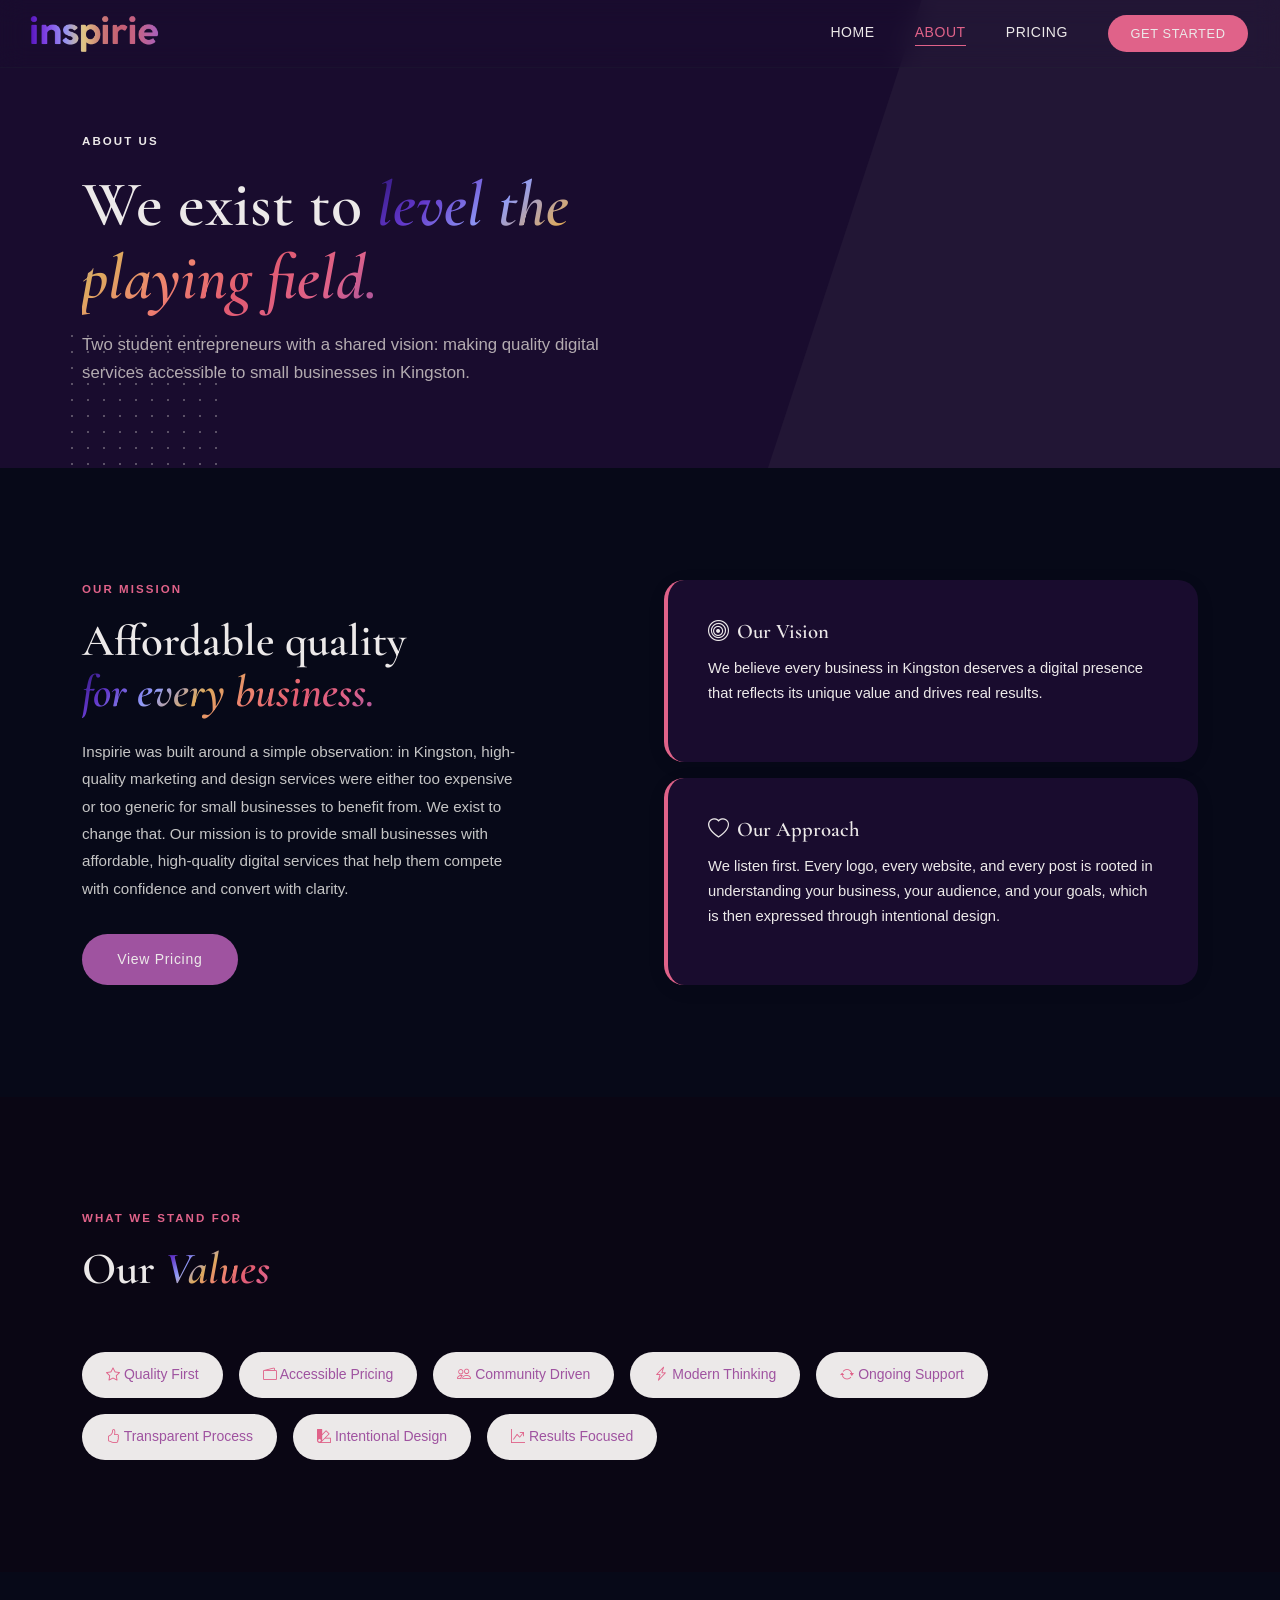
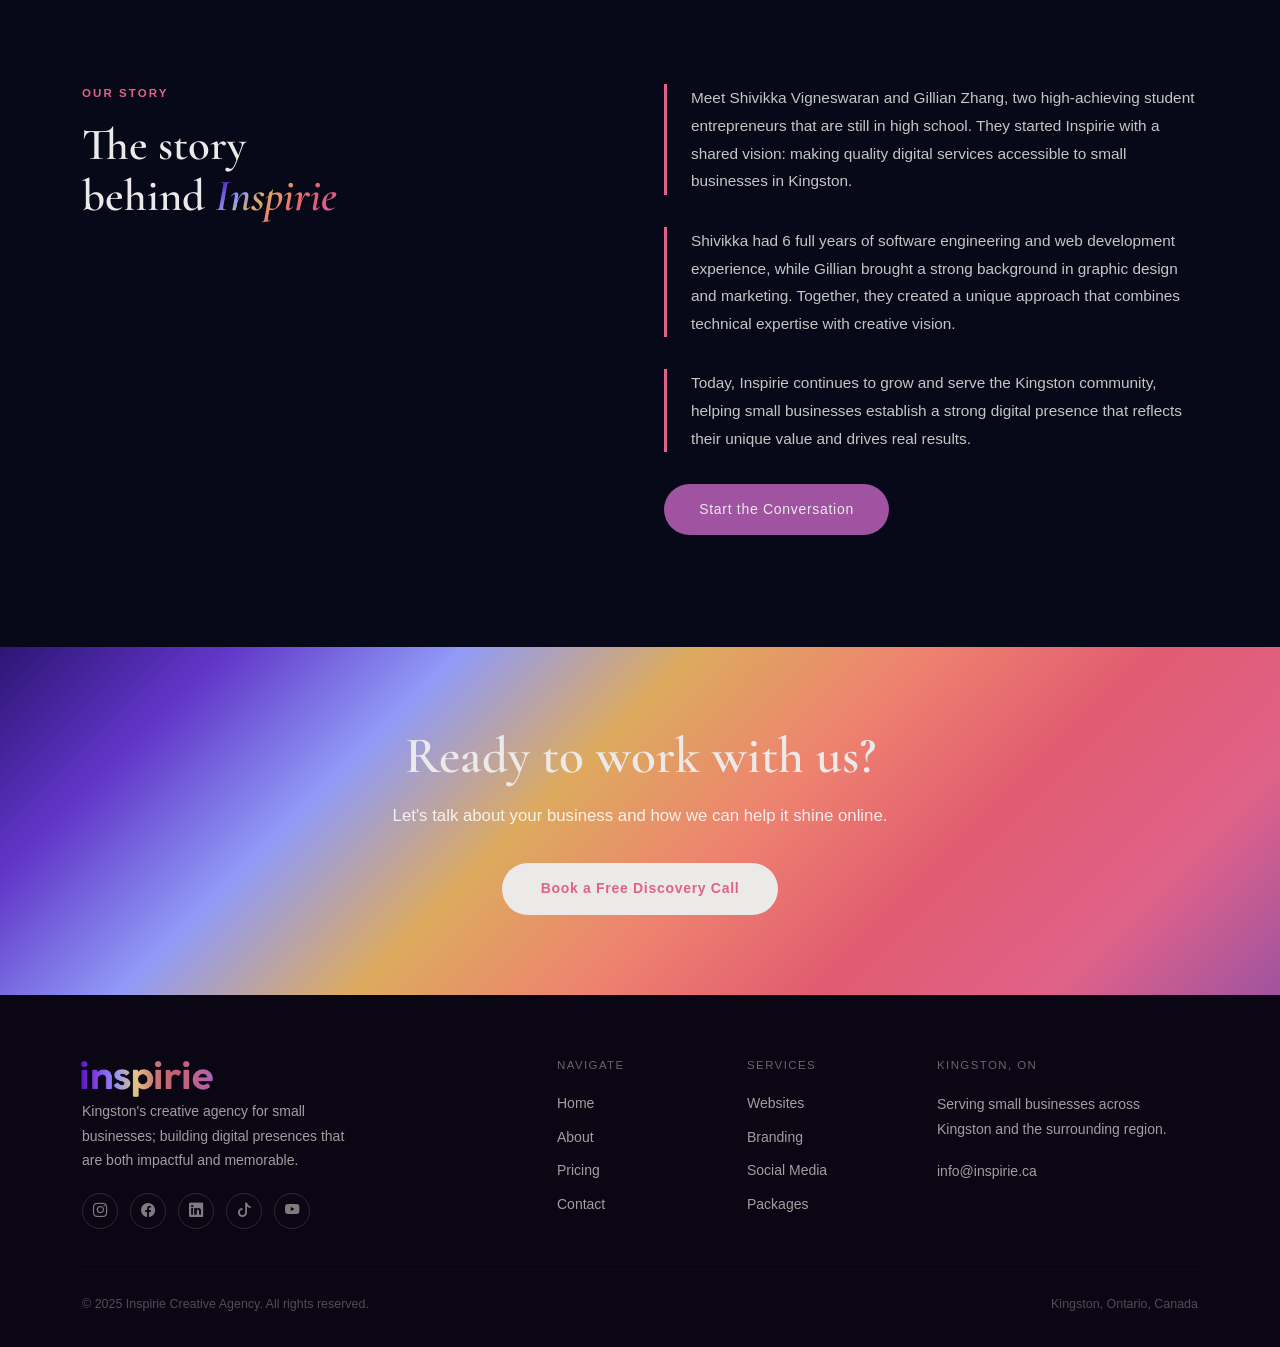
<file: about/index.html>
<!DOCTYPE html>
<html lang="en">
<head>
  <meta charset="UTF-8"/>
  <meta name="viewport" content="width=device-width, initial-scale=1.0"/>
  <title>About — Inspirie Creative Agency</title>
  <link rel="stylesheet" href="https://cdn.jsdelivr.net/npm/bootstrap@5.3.3/dist/css/bootstrap.min.css"/>
  <link rel="stylesheet" href="https://cdn.jsdelivr.net/npm/bootstrap-icons@1.11.3/font/bootstrap-icons.min.css"/>
  <link href="https://fonts.googleapis.com/css2?family=Cormorant+Garamond:ital,wght@0,300;0,400;0,600;0,700;1,300;1,400&family=DM+Sans:wght@300;400;500;600&display=swap" rel="stylesheet"/>
  <link rel="stylesheet" href="../inspirie.css"/>
  <!--LOGO-->
  <link rel="icon" type="image/png" href="../assets/mouse.png"/>

  <script type="application/ld+json">
    {
      "@context": "http://schema.org",
      "@type": "LocalBusiness",
      "name": "Inspirie",
      "email": "info@inspirie.ca"
    }
  </script>

</head>
<body>

<script>window.ACTIVE_PAGE = 'about';</script>

<!-- ══ NAVBAR ══════════════════════════════════════════════ -->
<nav id="navbar">
  <a class="nav-brand" href="../">
    <img src="../assets/logo.png" alt="Inspirie Logo" class="nav-logo">
  </a>
  <div class="nav-links">
    <a class="nav-link-item" id="nav-home" href="../">Home</a>
    <a class="nav-link-item" id="nav-about" href="../about">About</a>
    <a class="nav-link-item" id="nav-pricing" href="../pricing">Pricing</a>
    <a class="nav-link-item nav-cta" href="#" onclick="openModal(); return false;">Get Started</a>
  </div>
  <div class="nav-hamburger" onclick="toggleMobile()">
    <span></span><span></span><span></span>
  </div>
</nav>
<div class="mobile-menu" id="mobileMenu">
  <a class="nav-link-item" href="../" onclick="closeMobile()">Home</a>
  <a class="nav-link-item" href="../about" onclick="closeMobile()">About</a>
  <a class="nav-link-item" href="../pricing" onclick="closeMobile()">Pricing</a>
  <a class="btn-primary-inspirie" href="#" onclick="openModal(); closeMobile(); return false;">Get Started</a>
</div>

<!-- ══ PAGE HERO ═══════════════════════════════════════════ -->
<div class="page-hero">
  <div class="page-hero-dots"></div>
  <div class="container">
    <div class="row">
      <div class="col-lg-8">
        <span class="section-label" style="color:var(--amber)">About Us</span>
        <h1>We exist to <em>level the<br>playing field.</em></h1>
        <p class="mt-3">Two student entrepreneurs with a shared vision: making quality digital services accessible to small businesses in Kingston.</p>
      </div>
    </div>
  </div>
</div>

<!-- ══ MISSION ══════════════════════════════════════════════ -->
<section class="about-mission">
  <div class="container">
    <div class="row align-items-center g-5">
      <div class="col-lg-5">
        <span class="section-label">Our Mission</span>
        <h2>Affordable quality<br><em>for every business.</em></h2>
        <p style="color:var(--grey); margin-top:1.2rem; font-size:0.95rem; line-height:1.8;">
          Inspirie was built around a simple observation: in Kingston, high-quality marketing and design services were either too expensive or too generic for small businesses to benefit from. We exist to change that. Our mission is to provide small businesses with affordable, high-quality digital services that help them compete with confidence and convert with clarity.
        </p>
        <a class="btn-primary-inspirie mt-3" href="../pricing">View Pricing</a>
      </div>
      <div class="col-lg-6 offset-lg-1">
        <div class="row g-3">
          <div class="col-12">
            <div class="mission-card">
              <h4><i class="bi bi-bullseye me-2" style="color:var(--amber)"></i>Our Vision</h4>
              <p>We believe every business in Kingston deserves a digital presence that reflects its unique value and drives real results.</p>
            </div>
          </div>
          <div class="col-12">
            <div class="mission-card">
              <h4><i class="bi bi-heart me-2" style="color:var(--amber)"></i>Our Approach</h4>
              <p>We listen first. Every logo, every website, and every post is rooted in understanding your business, your audience, and your goals, which is then expressed through intentional design.</p>
            </div>
          </div>
        </div>
      </div>
    </div>
  </div>
</section>

<!-- ══ VALUES ══════════════════════════════════════════════ -->
<section class="values-section">
  <div class="container">
    <div class="row mb-5">
      <div class="col-lg-6">
        <span class="section-label">What We Stand For</span>
        <h2>Our <em>Values</em></h2>
      </div>
    </div>
    <div class="d-flex flex-wrap gap-3">
      <div class="value-pill"><i class="bi bi-star"></i> Quality First</div>
      <div class="value-pill"><i class="bi bi-wallet2"></i> Accessible Pricing</div>
      <div class="value-pill"><i class="bi bi-people"></i> Community Driven</div>
      <div class="value-pill"><i class="bi bi-lightning-charge"></i> Modern Thinking</div>
      <div class="value-pill"><i class="bi bi-arrow-repeat"></i> Ongoing Support</div>
      <div class="value-pill"><i class="bi bi-hand-thumbs-up"></i> Transparent Process</div>
      <div class="value-pill"><i class="bi bi-palette2"></i> Intentional Design</div>
      <div class="value-pill"><i class="bi bi-graph-up-arrow"></i> Results Focused</div>
    </div>
  </div>
</section>

<!-- ══ STORY ════════════════════════════════════════════════ -->
<section class="story-section">
  <div class="container">
    <div class="row g-5">
      <div class="col-lg-5">
        <span class="section-label">Our Story</span>
        <h2>The story <br>behind <em>Inspirie</em></h2>
      </div>
      <div class="col-lg-6 offset-lg-1">
        <div class="story-block">
          <p>Meet Shivikka Vigneswaran and Gillian Zhang, two high-achieving student entrepreneurs that are still in high school. They started Inspirie with a shared vision: making quality digital services accessible to small businesses in Kingston.</p>
        </div>
        <div class="story-block">
          <p>Shivikka had 6 full years of software engineering and web development experience, while Gillian brought a strong background in graphic design and marketing. Together, they created a unique approach that combines technical expertise with creative vision. </p>
        </div>
        <div class="story-block">
          <p>Today, Inspirie continues to grow and serve the Kingston community, helping small businesses establish a strong digital presence that reflects their unique value and drives real results.</p>
        </div>
        <button class="btn-primary-inspirie" onclick="openModal()">Start the Conversation</button>
      </div>
    </div>
  </div>
</section>

<!-- ══ CTA BANNER ══════════════════════════════════════════ -->
<div class="cta-banner">
  <div class="container text-center">
    <h2>Ready to work with us?</h2>
    <p>Let's talk about your business and how we can help it shine online.</p>
    <button class="btn-white" onclick="openModal()">Book a Free Discovery Call</button>
  </div>
</div>

<!-- ══ FOOTER ══════════════════════════════════════════════ -->
<footer>
  <div class="container">
    <div class="row g-4">
      <div class="col-lg-4 col-md-6">
        <a class="nav-brand" href="../">
          <img src="../assets/logo.png" alt="Inspirie Logo" class="nav-logo">
        </a>
        <p style="font-size:0.875rem; line-height:1.75; max-width:280px;">
          Kingston's creative agency for small businesses; building digital presences that are both impactful and memorable.
        </p>
        <div class="social-icons">
          <a href="https://www.instagram.com/inspiriemarketing/">
            <div class="social-icon"><i class="bi bi-instagram"></i></div>
          </a>
          <a href="https://www.facebook.com/people/Inspirie-Creative-Agency/61591003546255/">
            <div class="social-icon"><i class="bi bi-facebook"></i></div>
          </a>
          <a href="https://www.linkedin.com/company/inspiriemarketing/">
            <div class="social-icon"><i class="bi bi-linkedin"></i></div>
          </a>
          <a href="https://www.tiktok.com/@inspiriemarketing">
            <div class="social-icon"><i class="bi bi-tiktok"></i></div>
          </a>
          <a href="https://www.youtube.com/channel/UCm09jWTqFOHrDBC17DA93Kw">
            <div class="social-icon"><i class="bi bi-youtube"></i></div>
          </a>
        </div>
      </div>
      <div class="col-lg-2 col-md-6 offset-lg-1">
        <h6>Navigate</h6>
        <a class="footer-link" href="../">Home</a>
        <a class="footer-link" href="../about">About</a>
        <a class="footer-link" href="../pricing">Pricing</a>
        <a class="footer-link" href="#" onclick="openModal(); return false;">Contact</a>
      </div>
      <div class="col-lg-2 col-md-6">
        <h6>Services</h6>
        <a class="footer-link" href="../pricing">Websites</a>
        <a class="footer-link" href="../pricing">Branding</a>
        <a class="footer-link" href="../pricing">Social Media</a>
        <a class="footer-link" href="../pricing">Packages</a>
      </div>
      <div class="col-lg-3 col-md-6">
        <h6>Kingston, ON</h6>
        <p style="font-size:0.875rem; line-height:1.75;">Serving small businesses across Kingston and the surrounding region.</p>
        <a href="mailto:info@inspirie.ca" style="color:var(--amber); font-size:0.875rem;">info@inspirie.ca</a>
      </div>
    </div>
    <hr class="footer-divider"/>
    <div class="d-flex justify-content-between align-items-center flex-wrap gap-2">
      <p class="footer-copy mb-0">© 2025 Inspirie Creative Agency. All rights reserved.</p>
      <p class="footer-copy mb-0">Kingston, Ontario, Canada</p>
    </div>
  </div>
</footer>

<!-- ══ CONTACT MODAL ══════════════════════════════════════ -->
<div class="modal-overlay" id="contactModal" onclick="closeModalOutside(event)">
  <div class="modal-box">
    <button class="modal-close" onclick="closeModal()">×</button>
    <h3>Let's Talk</h3>
    <p>Tell us a bit about your business and what you're looking for. We'll be in touch within one business day.</p>
    <form id="contactForm" action="https://formspree.io/f/xlgydyvp" method="POST" onsubmit="handleFormSubmit(event)">
      <input type="hidden" name="_next" value="https://inspirie.ca/about"/>
      <div class="form-field"><label>Your Name</label><input type="text" name="name" placeholder="Jane Smith" required/></div>
      <div class="form-field"><label>Business Name</label><input type="text" name="business" placeholder="Your Business" required/></div>
      <div class="form-field"><label>Email</label><input type="email" name="email" placeholder="hello@yourbusiness.com" required/></div>
      <div class="form-field">
        <label>I'm interested in…</label>
        <select name="interest">
          <option>Website Creation</option>
          <option>Branding / Identity</option>
          <option>Social Media Management</option>
          <option>A Combined Package</option>
          <option>Not sure yet</option>
        </select>
      </div>
      <div class="form-field"><label>Anything else?</label><textarea name="message" placeholder="Tell us a bit about your goals…"></textarea></div>
      <button type="submit" class="btn-primary-inspirie w-100" id="submitBtn">Send Message</button>
    </form>
    <p id="formSuccess" style="display:none; text-align:center; color:var(--green); font-weight:500; margin-top:1rem;">
      ✓ Message sent! We'll be in touch within one business day.
    </p>
    <p id="formError" style="display:none; text-align:center; color:#c0392b; font-size:0.875rem; margin-top:1rem;">
      Something went wrong. Please try again or email us directly at <a href="mailto:info@inspirie.ca" style="color:#c0392b;">info@inspirie.ca</a>.
    </p>
  </div>
</div>

<script src="https://cdn.jsdelivr.net/npm/bootstrap@5.3.3/dist/js/bootstrap.bundle.min.js"></script>
<script src="../inspirie.js"></script>
</body>
</html>
</file>
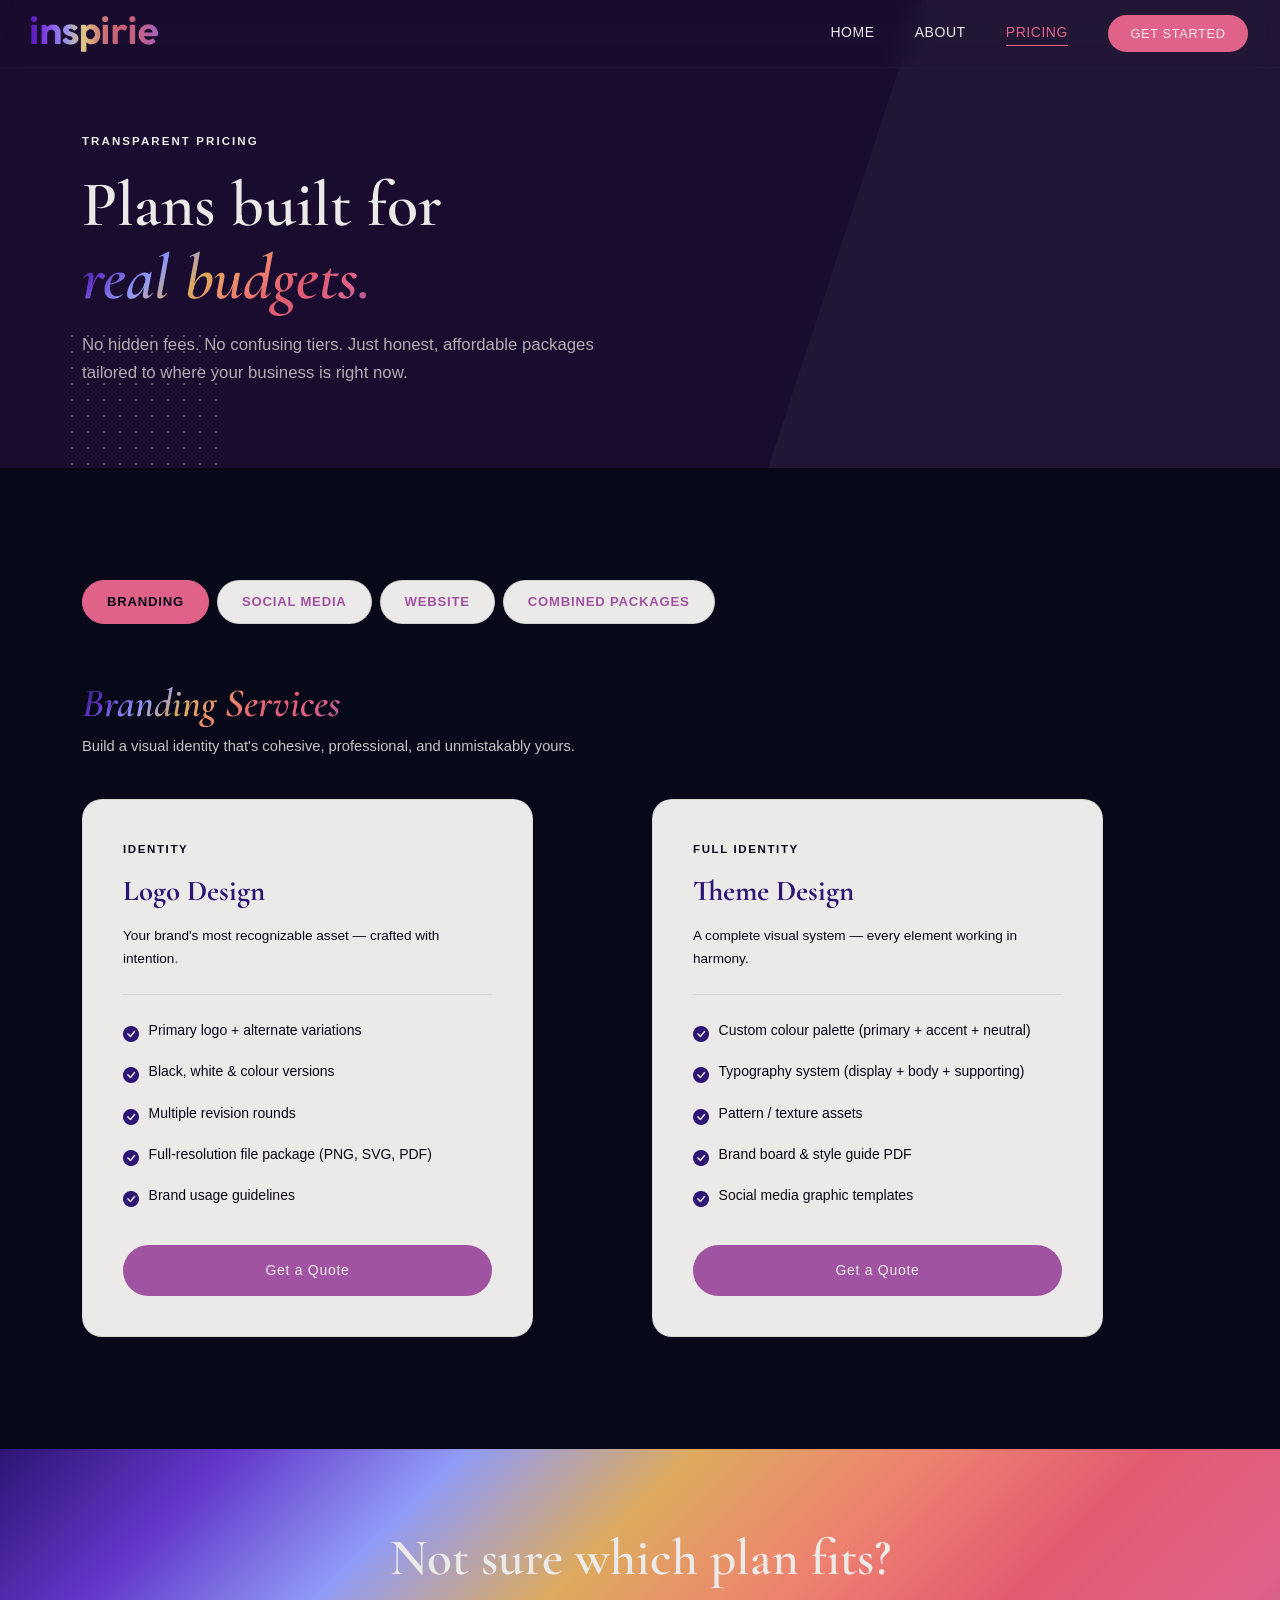
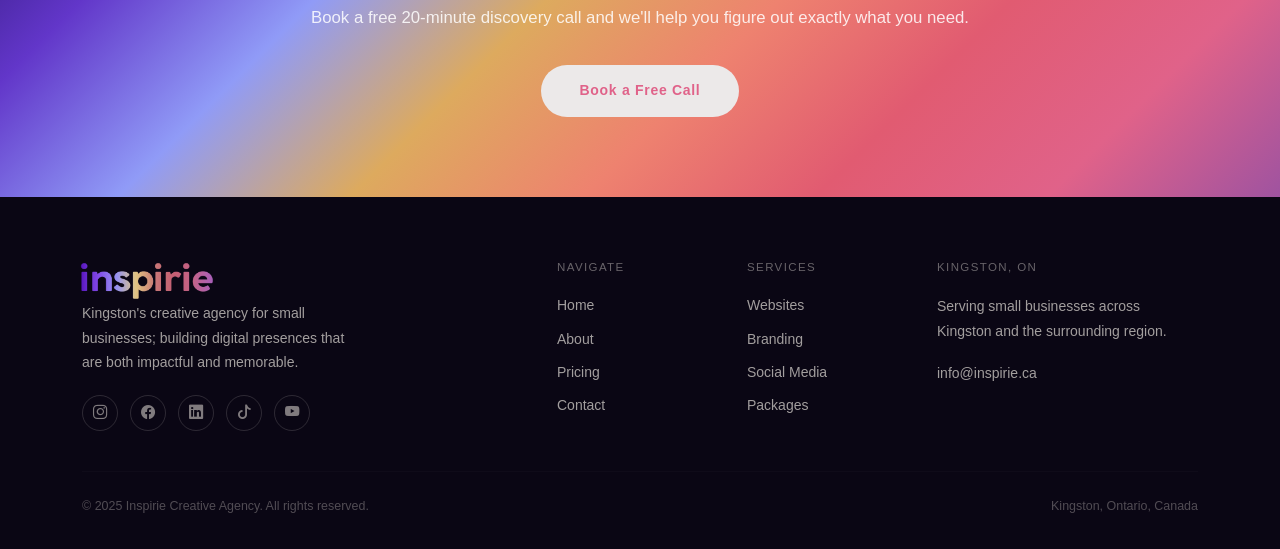
<file: pricing/index.html>
<!DOCTYPE html>
<html lang="en">
  <head>
    <meta charset="UTF-8"/>
    <meta name="viewport" content="width=device-width, initial-scale=1.0"/>
    <title>Pricing — Inspirie Creative Agency</title>
    <link rel="stylesheet" href="https://cdn.jsdelivr.net/npm/bootstrap@5.3.3/dist/css/bootstrap.min.css"/>
    <link rel="stylesheet" href="https://cdn.jsdelivr.net/npm/bootstrap-icons@1.11.3/font/bootstrap-icons.min.css"/>
    <link href="https://fonts.googleapis.com/css2?family=Cormorant+Garamond:ital,wght@0,300;0,400;0,600;0,700;1,300;1,400&family=DM+Sans:wght@300;400;500;600&display=swap" rel="stylesheet"/>
    <link rel="stylesheet" href="../inspirie.css"/>
    <!--LOGO-->
    <link rel="icon" type="image/png" href="../assets/mouse.png"/>

    <script type="application/ld+json">
      {
        "@context": "http://schema.org",
        "@type": "LocalBusiness",
        "name": "Inspirie",
        "email": "info@inspirie.ca"
      }
    </script>
  </head>
  <body>

  <script>window.ACTIVE_PAGE = 'pricing';</script>

  <!-- ══ NAVBAR ══════════════════════════════════════════════ -->
  <nav id="navbar">
    <a class="nav-brand" href="../">
      <img src="../assets/logo.png" alt="Inspirie Logo" class="nav-logo">
    </a>
    <div class="nav-links">
      <a class="nav-link-item" id="nav-home" href="../">Home</a>
      <a class="nav-link-item" id="nav-about" href="../about">About</a>
      <a class="nav-link-item" id="nav-pricing" href="../pricing">Pricing</a>
      <a class="nav-link-item nav-cta" href="#" onclick="openModal(); return false;">Get Started</a>
    </div>
    <div class="nav-hamburger" onclick="toggleMobile()">
      <span></span><span></span><span></span>
    </div>
  </nav>
  <div class="mobile-menu" id="mobileMenu">
    <a class="nav-link-item" href="../" onclick="closeMobile()">Home</a>
    <a class="nav-link-item" href="../about" onclick="closeMobile()">About</a>
    <a class="nav-link-item" href="../pricing" onclick="closeMobile()">Pricing</a>
    <a class="btn-primary-inspirie" href="#" onclick="openModal(); closeMobile(); return false;">Get Started</a>
  </div>

  <!-- ══ PAGE HERO ═══════════════════════════════════════════ -->
  <div class="page-hero">
    <div class="page-hero-dots"></div>
    <div class="container">
      <div class="col-lg-7">
        <span class="section-label" style="color:var(--amber)">Transparent Pricing</span>
        <h1>Plans built for<br><em>real budgets.</em></h1>
        <p class="mt-3">No hidden fees. No confusing tiers. Just honest, affordable packages tailored to where your business is right now.</p>
      </div>
    </div>
  </div>

  <!-- ══ PRICING CONTENT ════════════════════════════════════ -->
  <section class="pricing-page">
    <div class="container">

      <!-- Tabs -->
      <div class="pricing-tabs-wrap">
        <button class="pricing-tab active" onclick="switchTab('branding', this)">Branding</button>
        <button class="pricing-tab" onclick="switchTab('social', this)">Social Media</button>
        <button class="pricing-tab" onclick="switchTab('website', this)">Website</button>
        <button class="pricing-tab" onclick="switchTab('packages', this)">Combined Packages</button>
      </div>

      <!-- ── BRANDING ── -->
      <div class="pricing-panel active" id="panel-branding">
        <div class="pricing-section-title">
          <h1><em>Branding Services</em></h1>
        </div>
        <p class="pricing-section-sub">Build a visual identity that's cohesive, professional, and unmistakably yours.</p>
        <div class="row g-4">
          <div class="col-md-6 col-lg-5">
            <div class="price-card">
              <div class="price-tier">Identity</div>
              <div class="price-name">Logo Design</div>
              <div class="price-tagline">Your brand's most recognizable asset — crafted with intention.</div>
              <div class="price-divider"></div>
              <ul class="feature-list">
                <li class="feature-item"><i class="bi bi-check-circle-fill"></i>Primary logo + alternate variations</li>
                <li class="feature-item"><i class="bi bi-check-circle-fill"></i>Black, white &amp; colour versions</li>
                <li class="feature-item"><i class="bi bi-check-circle-fill"></i>Multiple revision rounds</li>
                <li class="feature-item"><i class="bi bi-check-circle-fill"></i>Full-resolution file package (PNG, SVG, PDF)</li>
                <li class="feature-item"><i class="bi bi-check-circle-fill"></i>Brand usage guidelines</li>
              </ul>
              <button class="btn-primary-inspirie w-100" onclick="openModal()">Get a Quote</button>
            </div>
          </div>
          <div class="col-md-6 col-lg-5 offset-lg-1">
            <div class="price-card">
              <div class="price-tier">Full Identity</div>
              <div class="price-name">Theme Design</div>
              <div class="price-tagline">A complete visual system — every element working in harmony.</div>
              <div class="price-divider"></div>
              <ul class="feature-list">
                <li class="feature-item"><i class="bi bi-check-circle-fill"></i>Custom colour palette (primary + accent + neutral)</li>
                <li class="feature-item"><i class="bi bi-check-circle-fill"></i>Typography system (display + body + supporting)</li>
                <li class="feature-item"><i class="bi bi-check-circle-fill"></i>Pattern / texture assets</li>
                <li class="feature-item"><i class="bi bi-check-circle-fill"></i>Brand board &amp; style guide PDF</li>
                <li class="feature-item"><i class="bi bi-check-circle-fill"></i>Social media graphic templates</li>
              </ul>
              <button class="btn-primary-inspirie w-100" onclick="openModal()">Get a Quote</button>
            </div>
          </div>
        </div>
      </div>

      <!-- ── SOCIAL MEDIA ── -->
      <div class="pricing-panel" id="panel-social">
        <div class="pricing-section-title"><h1><em>Social Media Management</em></h1></div>
        <p class="pricing-section-sub">Consistent, on-brand content — so your channels stay active while you run your business.</p>
        <div class="row g-4">
          <div class="col-md-4">
            <div class="price-card h-100">
              <div class="price-tier">Core</div>
              <div class="price-name">Core</div>
              <div class="price-tagline">Stay present with a steady, reliable posting schedule.</div>
              <div class="price-divider"></div>
              <ul class="feature-list">
                <li class="feature-item"><i class="bi bi-check-circle-fill"></i>2 posts per week</li>
                <li class="feature-item"><i class="bi bi-check-circle-fill"></i>Custom branded graphics</li>
                <li class="feature-item"><i class="bi bi-check-circle-fill"></i>Caption copywriting</li>
                <li class="feature-item"><i class="bi bi-check-circle-fill"></i>Hashtag research</li>
                <li class="feature-item"><i class="bi bi-check-circle-fill"></i>Monthly performance summary</li>
              </ul>
              <button class="btn-primary-inspirie w-100" onclick="openModal()">Get Started</button>
            </div>
          </div>
          <div class="col-md-4">
            <div class="price-card featured h-100">
              <div class="price-feat-badge">Most Popular</div>
              <div class="price-tier">Prime</div>
              <div class="price-name">Prime</div>
              <div class="price-tagline">Build momentum with more frequent, trend-forward content.</div>
              <div class="price-divider"></div>
              <ul class="feature-list">
                <li class="feature-item"><i class="bi bi-check-circle-fill"></i>3 posts per week</li>
                <li class="feature-item"><i class="bi bi-check-circle-fill"></i>Everything in Core</li>
                <li class="feature-item"><i class="bi bi-check-circle-fill"></i>Story / Reel content</li>
                <li class="feature-item"><i class="bi bi-check-circle-fill"></i>Trend monitoring &amp; implementation</li>
                <li class="feature-item"><i class="bi bi-check-circle-fill"></i>Bi-weekly strategy check-in</li>
              </ul>
              <button class="btn-primary-inspirie w-100" onclick="openModal()">Get Started</button>
            </div>
          </div>
          <div class="col-md-4">
            <div class="price-card h-100">
              <div class="price-tier">Elite</div>
              <div class="price-name">Elite</div>
              <div class="price-tagline">Maximum presence — dominate your category online.</div>
              <div class="price-divider"></div>
              <ul class="feature-list">
                <li class="feature-item"><i class="bi bi-check-circle-fill"></i>4 posts per week</li>
                <li class="feature-item"><i class="bi bi-check-circle-fill"></i>Everything in Prime</li>
                <li class="feature-item"><i class="bi bi-check-circle-fill"></i>Video / Reel editing</li>
                <li class="feature-item"><i class="bi bi-check-circle-fill"></i>Comment moderation support</li>
                <li class="feature-item"><i class="bi bi-check-circle-fill"></i>Full monthly analytics report</li>
              </ul>
              <button class="btn-primary-inspirie w-100" onclick="openModal()">Get Started</button>
            </div>
          </div>
        </div>
      </div>

      <!-- ── WEBSITE ── -->
      <div class="pricing-panel" id="panel-website">
        <div class="pricing-section-title"><h1><em>Website Plans</em></h1></div>
        <p class="pricing-section-sub">From a clean online home base to a fully bespoke digital experience — we build websites that work.</p>
        <p style="font-size:0.8rem; color:var(--grey); margin-bottom:2rem;"><i class="bi bi-info-circle me-1"></i>Additional pages beyond the included set are available as a separate charge.</p>
        <div class="row g-4">
          <div class="col-md-4">
            <div class="price-card h-100">
              <div class="price-tier">Starter</div>
              <div class="price-name">Spark</div>
              <div class="price-tagline">A clean, professional online presence — fast to launch and easy to maintain.</div>
              <div class="price-divider"></div>
              <ul class="feature-list">
                <li class="feature-item"><i class="bi bi-check-circle-fill"></i>Template-based design</li>
                <li class="feature-item"><i class="bi bi-check-circle-fill"></i>No animations (clean, fast)</li>
                <li class="feature-item"><i class="bi bi-check-circle-fill"></i>Mobile responsive</li>
                <li class="feature-item"><i class="bi bi-check-circle-fill"></i>Bi-yearly content updates</li>
                <li class="feature-item"><i class="bi bi-check-circle-fill"></i>Contact form + basic SEO setup</li>
              </ul>
              <button class="btn-primary-inspirie w-100" onclick="openModal()">Get a Quote</button>
            </div>
          </div>
          <div class="col-md-4">
            <div class="price-card featured h-100">
              <div class="price-feat-badge">Recommended</div>
              <div class="price-tier">Growth</div>
              <div class="price-name">Ignite</div>
              <div class="price-tagline">A polished, engaging site built for mobile-first audiences.</div>
              <div class="price-divider"></div>
              <ul class="feature-list">
                <li class="feature-item"><i class="bi bi-check-circle-fill"></i>Micro-interactive animations</li>
                <li class="feature-item"><i class="bi bi-check-circle-fill"></i>Advanced mobile optimization</li>
                <li class="feature-item"><i class="bi bi-check-circle-fill"></i>Custom layout + branding integration</li>
                <li class="feature-item"><i class="bi bi-check-circle-fill"></i>Monthly updates</li>
                <li class="feature-item"><i class="bi bi-check-circle-fill"></i>Performance &amp; speed optimization</li>
              </ul>
              <button class="btn-primary-inspirie w-100" onclick="openModal()">Get a Quote</button>
            </div>
          </div>
          <div class="col-md-4">
            <div class="price-card h-100">
              <div class="price-tier">Premium</div>
              <div class="price-name">Amplify</div>
              <div class="price-tagline">A fully bespoke digital experience with no limits on vision.</div>
              <div class="price-divider"></div>
              <ul class="feature-list">
                <li class="feature-item"><i class="bi bi-check-circle-fill"></i>Custom development (from scratch)</li>
                <li class="feature-item"><i class="bi bi-check-circle-fill"></i>Advanced animations &amp; interactions</li>
                <li class="feature-item"><i class="bi bi-check-circle-fill"></i>Full mobile &amp; cross-browser optimization</li>
                <li class="feature-item"><i class="bi bi-check-circle-fill"></i>Updates every two weeks</li>
                <li class="feature-item"><i class="bi bi-check-circle-fill"></i>Priority support &amp; dedicated liaison</li>
              </ul>
              <button class="btn-primary-inspirie w-100" onclick="openModal()">Get a Quote</button>
            </div>
          </div>
        </div>
        <p style="font-size:0.78rem; color:var(--grey); margin-top:1.5rem; text-align:center;">
          <i class="bi bi-info-circle me-1" style="color:var(--amber)"></i>
          Extra pages beyond the standard page set are charged separately. Ask us for details.
        </p>
      </div>

      <!-- ── PACKAGES ── -->
      <div class="pricing-panel" id="panel-packages">
        <div class="pricing-section-title"><h1><em>Combined Packages</em></h1></div>
        <p class="pricing-section-sub">Bundle website + social media and save — the smart way to launch and grow your full online presence.</p>
        <div class="row g-4">
          <div class="col-md-4">
            <div class="pkg-card essential h-100">
              <div class="pkg-header">
                <div class="pkg-badge">Essential</div>
                <h3>Essential</h3>
                <p>Everything you need to get online and be found.</p>
              </div>
              <div class="pkg-body">
                <div class="pkg-includes">What's Included</div>
                <div class="pkg-feature">
                  <i class="bi bi-globe2"></i>
                  <div class="pkg-feature-text">
                    <strong>Spark Website</strong>
                    <span>Template design · No animations · Bi-yearly updates</span>
                  </div>
                </div>
                <div class="pkg-feature">
                  <i class="bi bi-megaphone"></i>
                  <div class="pkg-feature-text">
                    <strong>Core Social Media</strong>
                    <span>2 posts per week · Branded graphics · Captions</span>
                  </div>
                </div>
                <div class="pkg-feature">
                  <i class="bi bi-gift"></i>
                  <div class="pkg-feature-text">
                    <strong>Bundle Benefit</strong>
                    <span>Cohesive brand direction across both platforms</span>
                  </div>
                </div>
                <button class="btn-primary-inspirie w-100 mt-3" onclick="openModal()">Get a Quote</button>
              </div>
            </div>
          </div>
          <div class="col-md-4">
            <div class="pkg-card featured h-100">
              <div class="pkg-header" style="background:var(--green)">
                <div class="pkg-badge">⭐ Most Popular</div>
                <h3>Professional</h3>
                <p>Grow your presence with more content &amp; a sharper site.</p>
              </div>
              <div class="pkg-body">
                <div class="pkg-includes">What's Included</div>
                <div class="pkg-feature">
                  <i class="bi bi-globe2"></i>
                  <div class="pkg-feature-text">
                    <strong>Ignite Website</strong>
                    <span>Micro-animations · Mobile optimized · Monthly updates</span>
                  </div>
                </div>
                <div class="pkg-feature">
                  <i class="bi bi-megaphone"></i>
                  <div class="pkg-feature-text">
                    <strong>Prime Social Media</strong>
                    <span>3 posts per week · Stories/Reels · Trend-aware</span>
                  </div>
                </div>
                <div class="pkg-feature">
                  <i class="bi bi-gift"></i>
                  <div class="pkg-feature-text">
                    <strong>Bundle Benefit</strong>
                    <span>Priority scheduling &amp; cross-platform consistency</span>
                  </div>
                </div>
                <button class="btn-primary-inspirie w-100 mt-3" onclick="openModal()">Get a Quote</button>
              </div>
            </div>
          </div>
          <div class="col-md-4">
            <div class="pkg-card signature h-100">
              <div class="pkg-header">
                <div class="pkg-badge">Signature</div>
                <h3>Signature</h3>
                <p>The full creative arsenal — built for serious growth.</p>
              </div>
              <div class="pkg-body">
                <div class="pkg-includes">What's Included</div>
                <div class="pkg-feature">
                  <i class="bi bi-globe2"></i>
                  <div class="pkg-feature-text">
                    <strong>Amplify Website</strong>
                    <span>Custom dev · Advanced animations · Bi-weekly updates</span>
                  </div>
                </div>
                <div class="pkg-feature">
                  <i class="bi bi-megaphone"></i>
                  <div class="pkg-feature-text">
                    <strong>Elite Social Media</strong>
                    <span>4 posts per week · Video editing · Full analytics</span>
                  </div>
                </div>
                <div class="pkg-feature">
                  <i class="bi bi-gift"></i>
                  <div class="pkg-feature-text">
                    <strong>Bundle Benefit</strong>
                    <span>Dedicated account manager &amp; priority support</span>
                  </div>
                </div>
                <button class="btn-primary-inspirie w-100 mt-3" onclick="openModal()">Get a Quote</button>
              </div>
            </div>
          </div>
        </div>

        <div class="row mt-5">
          <div class="col-12">
            <div class="price-card" style="background:var(--blue-purple-d); border:none; text-align:center; padding:3rem;">
              <i class="bi bi-layers-half" style="font-size:2rem; color:var(--pink); display:block; margin-bottom:1rem;"></i>
              <h4 style="color:var(--white); font-family:var(--font-display); font-size:1.8rem; margin-bottom:0.75rem;">Add Branding to Any Package</h4>
              <p style="color:rgba(245,240,232,0.7); max-width:480px; margin:0 auto 1.5rem;">
                Layer in Logo Design or a full Theme Design to create a completely unified visual identity across your website and social channels.
              </p>
              <button class="btn-white" onclick="openModal()">Ask About Add-Ons</button>
            </div>
          </div>
        </div>
      </div>

    </div>
  </section>

  <!-- ══ CTA BANNER ══════════════════════════════════════════ -->
  <div class="cta-banner">
    <div class="container text-center">
      <h2>Not sure which plan fits?</h2>
      <p>Book a free 20-minute discovery call and we'll help you figure out exactly what you need.</p>
      <button class="btn-white" onclick="openModal()">Book a Free Call</button>
    </div>
  </div>

  <!-- ══ FOOTER ══════════════════════════════════════════════ -->
  <footer>
    <div class="container">
      <div class="row g-4">
        <div class="col-lg-4 col-md-6">
          <a class="nav-brand" href="../">
            <img src="../assets/logo.png" alt="Inspirie Logo" class="nav-logo">
          </a>
          <p style="font-size:0.875rem; line-height:1.75; max-width:280px;">
            Kingston's creative agency for small businesses; building digital presences that are both impactful and memorable.
          </p>
          <div class="social-icons">
          <a href="https://www.instagram.com/inspiriemarketing/">
            <div class="social-icon"><i class="bi bi-instagram"></i></div>
          </a>
          <a href="https://www.facebook.com/people/Inspirie-Creative-Agency/61591003546255/">
            <div class="social-icon"><i class="bi bi-facebook"></i></div>
          </a>
          <a href="https://www.linkedin.com/company/inspiriemarketing/">
            <div class="social-icon"><i class="bi bi-linkedin"></i></div>
          </a>
          <a href="https://www.tiktok.com/@inspiriemarketing">
            <div class="social-icon"><i class="bi bi-tiktok"></i></div>
          </a>
          <a href="https://www.youtube.com/channel/UCm09jWTqFOHrDBC17DA93Kw">
            <div class="social-icon"><i class="bi bi-youtube"></i></div>
          </a>
        </div>
        </div>
        <div class="col-lg-2 col-md-6 offset-lg-1">
          <h6>Navigate</h6>
          <a class="footer-link" href="../">Home</a>
          <a class="footer-link" href="../about">About</a>
          <a class="footer-link" href="../pricing">Pricing</a>
          <a class="footer-link" href="#" onclick="openModal(); return false;">Contact</a>
        </div>
        <div class="col-lg-2 col-md-6">
          <h6>Services</h6>
          <a class="footer-link" href="../pricing">Websites</a>
          <a class="footer-link" href="../pricing">Branding</a>
          <a class="footer-link" href="../pricing">Social Media</a>
          <a class="footer-link" href="../pricing">Packages</a>
        </div>
        <div class="col-lg-3 col-md-6">
          <h6>Kingston, ON</h6>
          <p style="font-size:0.875rem; line-height:1.75;">Serving small businesses across Kingston and the surrounding region.</p>
          <a href="mailto:info@inspirie.ca" style="color:var(--amber); font-size:0.875rem;">info@inspirie.ca</a>
        </div>
      </div>
      <hr class="footer-divider"/>
      <div class="d-flex justify-content-between align-items-center flex-wrap gap-2">
        <p class="footer-copy mb-0">© 2025 Inspirie Creative Agency. All rights reserved.</p>
        <p class="footer-copy mb-0">Kingston, Ontario, Canada</p>
      </div>
    </div>
  </footer>

  <!-- ══ CONTACT MODAL ══════════════════════════════════════ -->
  <div class="modal-overlay" id="contactModal" onclick="closeModalOutside(event)">
    <div class="modal-box">
      <button class="modal-close" onclick="closeModal()">×</button>
      <h3>Let's Talk</h3>
      <p>Tell us a bit about your business and what you're looking for. We'll be in touch within one business day.</p>
      <form id="contactForm" action="https://formspree.io/f/xlgydyvp" method="POST" onsubmit="handleFormSubmit(event)">
        <input type="hidden" name="_next" value="https://inspirie.ca/pricing"/>
        <div class="form-field"><label>Your Name</label><input type="text" name="name" placeholder="Jane Smith" required/></div>
        <div class="form-field"><label>Business Name</label><input type="text" name="business" placeholder="Your Business" required/></div>
        <div class="form-field"><label>Email</label><input type="email" name="email" placeholder="hello@yourbusiness.com" required/></div>
        <div class="form-field">
          <label>I'm interested in…</label>
          <select name="interest">
            <option>Website Creation</option>
            <option>Branding / Identity</option>
            <option>Social Media Management</option>
            <option>A Combined Package</option>
            <option>Not sure yet</option>
          </select>
        </div>
        <div class="form-field"><label>Anything else?</label><textarea name="message" placeholder="Tell us a bit about your goals…"></textarea></div>
        <button type="submit" class="btn-primary-inspirie w-100" id="submitBtn">Send Message</button>
      </form>
      <p id="formSuccess" style="display:none; text-align:center; color:var(--green); font-weight:500; margin-top:1rem;">
        ✓ Message sent! We'll be in touch within one business day.
      </p>
      <p id="formError" style="display:none; text-align:center; color:#c0392b; font-size:0.875rem; margin-top:1rem;">
        Something went wrong. Please try again or email us directly at <a href="mailto:info@inspirie.ca" style="color:#c0392b;">info@inspirie.ca</a>.
      </p>
    </div>
  </div>

  <script src="https://cdn.jsdelivr.net/npm/bootstrap@5.3.3/dist/js/bootstrap.bundle.min.js"></script>
  <script src="../inspirie.js"></script>
  </body>
</html>
</file>
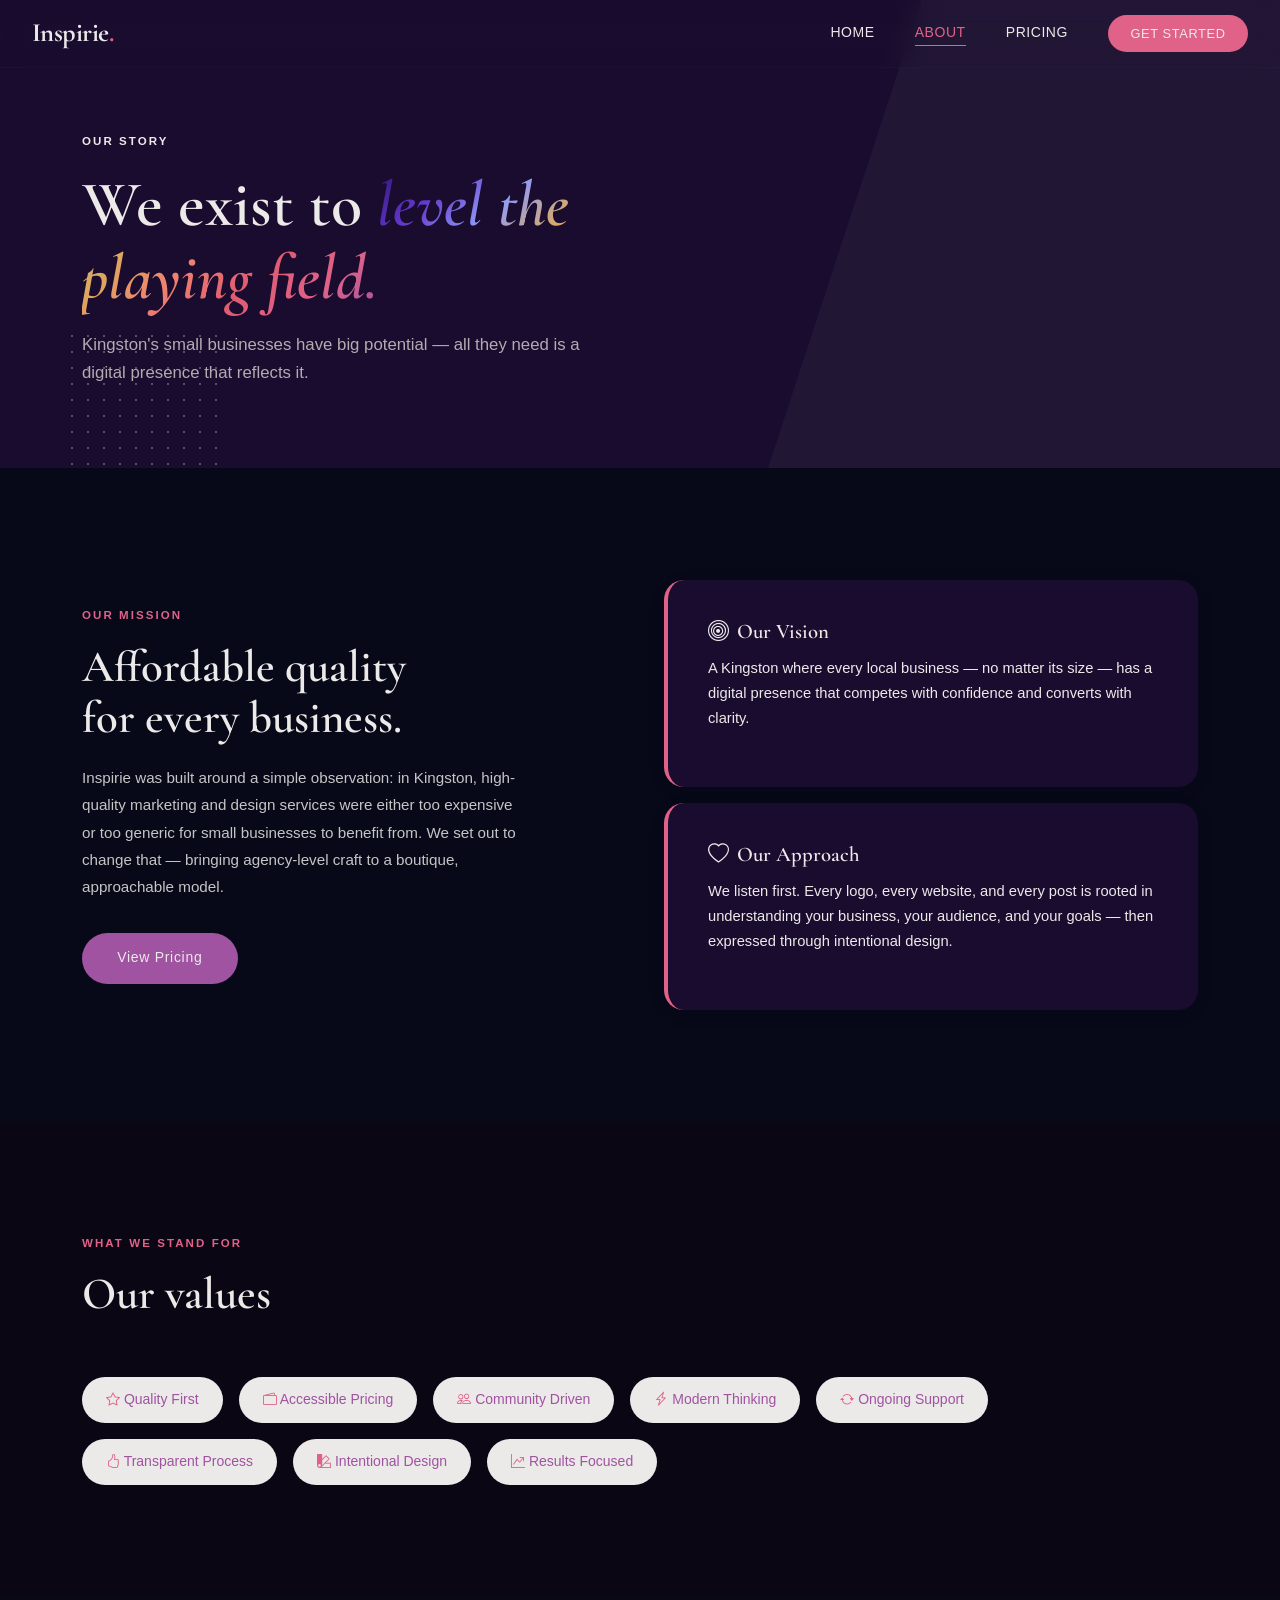
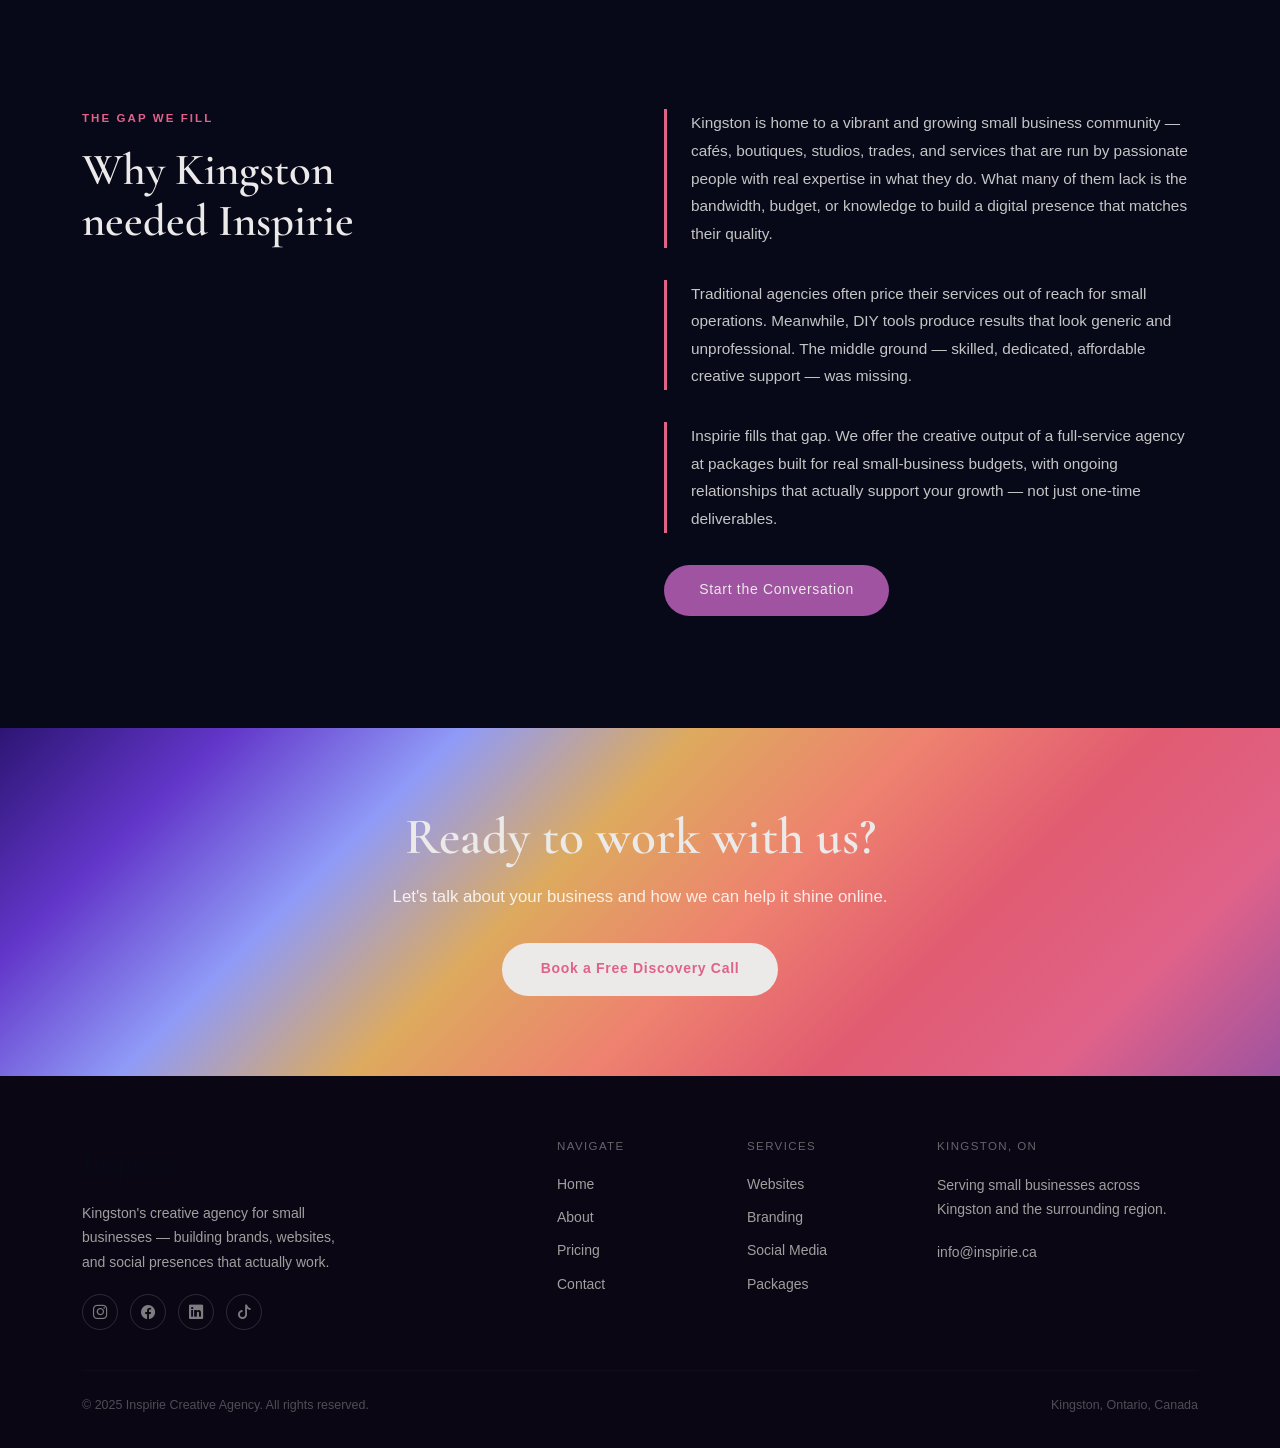
<file: about.html>
<!DOCTYPE html>
<html lang="en">
<head>
  <meta charset="UTF-8"/>
  <meta name="viewport" content="width=device-width, initial-scale=1.0"/>
  <title>About — Inspirie Creative Agency</title>
  <link rel="stylesheet" href="https://cdn.jsdelivr.net/npm/bootstrap@5.3.3/dist/css/bootstrap.min.css"/>
  <link rel="stylesheet" href="https://cdn.jsdelivr.net/npm/bootstrap-icons@1.11.3/font/bootstrap-icons.min.css"/>
  <link href="https://fonts.googleapis.com/css2?family=Cormorant+Garamond:ital,wght@0,300;0,400;0,600;0,700;1,300;1,400&family=DM+Sans:wght@300;400;500;600&display=swap" rel="stylesheet"/>
  <link rel="stylesheet" href="inspirie.css"/>

  <script type="application/ld+json">
    {
      "@context": "http://schema.org",
      "@type": "LocalBusiness",
      "name": "Inspirie",
      "email": "info@inspirie.ca"
    }
  </script>

</head>
<body>

<script>window.ACTIVE_PAGE = 'about';</script>

<!-- ══ NAVBAR ══════════════════════════════════════════════ -->
<nav id="navbar">
  <a class="nav-brand" href="index.html">Inspirie<span>.</span></a>
  <div class="nav-links">
    <a class="nav-link-item" id="nav-home" href="index.html">Home</a>
    <a class="nav-link-item" id="nav-about" href="about.html">About</a>
    <a class="nav-link-item" id="nav-pricing" href="pricing.html">Pricing</a>
    <a class="nav-link-item nav-cta" href="#" onclick="openModal(); return false;">Get Started</a>
  </div>
  <div class="nav-hamburger" onclick="toggleMobile()">
    <span></span><span></span><span></span>
  </div>
</nav>
<div class="mobile-menu" id="mobileMenu">
  <a class="nav-link-item" href="index.html" onclick="closeMobile()">Home</a>
  <a class="nav-link-item" href="about.html" onclick="closeMobile()">About</a>
  <a class="nav-link-item" href="pricing.html" onclick="closeMobile()">Pricing</a>
  <a class="btn-primary-inspirie" href="#" onclick="openModal(); closeMobile(); return false;">Get Started</a>
</div>

<!-- ══ PAGE HERO ═══════════════════════════════════════════ -->
<div class="page-hero">
  <div class="page-hero-dots"></div>
  <div class="container">
    <div class="row">
      <div class="col-lg-8">
        <span class="section-label" style="color:var(--amber)">Our Story</span>
        <h1>We exist to <em>level the<br>playing field.</em></h1>
        <p class="mt-3">Kingston's small businesses have big potential — all they need is a digital presence that reflects it.</p>
      </div>
    </div>
  </div>
</div>

<!-- ══ MISSION ══════════════════════════════════════════════ -->
<section class="about-mission">
  <div class="container">
    <div class="row align-items-center g-5">
      <div class="col-lg-5">
        <span class="section-label">Our Mission</span>
        <h2>Affordable quality<br>for every business.</h2>
        <p style="color:var(--grey); margin-top:1.2rem; font-size:0.95rem; line-height:1.8;">
          Inspirie was built around a simple observation: in Kingston, high-quality marketing and design services were either too expensive or too generic for small businesses to benefit from. We set out to change that — bringing agency-level craft to a boutique, approachable model.
        </p>
        <a class="btn-primary-inspirie mt-3" href="pricing.html">View Pricing</a>
      </div>
      <div class="col-lg-6 offset-lg-1">
        <div class="row g-3">
          <div class="col-12">
            <div class="mission-card">
              <h4><i class="bi bi-bullseye me-2" style="color:var(--amber)"></i>Our Vision</h4>
              <p>A Kingston where every local business — no matter its size — has a digital presence that competes with confidence and converts with clarity.</p>
            </div>
          </div>
          <div class="col-12">
            <div class="mission-card">
              <h4><i class="bi bi-heart me-2" style="color:var(--amber)"></i>Our Approach</h4>
              <p>We listen first. Every logo, every website, and every post is rooted in understanding your business, your audience, and your goals — then expressed through intentional design.</p>
            </div>
          </div>
        </div>
      </div>
    </div>
  </div>
</section>

<!-- ══ VALUES ══════════════════════════════════════════════ -->
<section class="values-section">
  <div class="container">
    <div class="row mb-5">
      <div class="col-lg-6">
        <span class="section-label">What We Stand For</span>
        <h2>Our values</h2>
      </div>
    </div>
    <div class="d-flex flex-wrap gap-3">
      <div class="value-pill"><i class="bi bi-star"></i> Quality First</div>
      <div class="value-pill"><i class="bi bi-wallet2"></i> Accessible Pricing</div>
      <div class="value-pill"><i class="bi bi-people"></i> Community Driven</div>
      <div class="value-pill"><i class="bi bi-lightning-charge"></i> Modern Thinking</div>
      <div class="value-pill"><i class="bi bi-arrow-repeat"></i> Ongoing Support</div>
      <div class="value-pill"><i class="bi bi-hand-thumbs-up"></i> Transparent Process</div>
      <div class="value-pill"><i class="bi bi-palette2"></i> Intentional Design</div>
      <div class="value-pill"><i class="bi bi-graph-up-arrow"></i> Results Focused</div>
    </div>
  </div>
</section>

<!-- ══ STORY ════════════════════════════════════════════════ -->
<section class="story-section">
  <div class="container">
    <div class="row g-5">
      <div class="col-lg-5">
        <span class="section-label">The Gap We Fill</span>
        <h2>Why Kingston<br>needed Inspirie</h2>
      </div>
      <div class="col-lg-6 offset-lg-1">
        <div class="story-block">
          <p>Kingston is home to a vibrant and growing small business community — cafés, boutiques, studios, trades, and services that are run by passionate people with real expertise in what they do. What many of them lack is the bandwidth, budget, or knowledge to build a digital presence that matches their quality.</p>
        </div>
        <div class="story-block">
          <p>Traditional agencies often price their services out of reach for small operations. Meanwhile, DIY tools produce results that look generic and unprofessional. The middle ground — skilled, dedicated, affordable creative support — was missing.</p>
        </div>
        <div class="story-block">
          <p>Inspirie fills that gap. We offer the creative output of a full-service agency at packages built for real small-business budgets, with ongoing relationships that actually support your growth — not just one-time deliverables.</p>
        </div>
        <button class="btn-primary-inspirie" onclick="openModal()">Start the Conversation</button>
      </div>
    </div>
  </div>
</section>

<!-- ══ CTA BANNER ══════════════════════════════════════════ -->
<div class="cta-banner">
  <div class="container text-center">
    <h2>Ready to work with us?</h2>
    <p>Let's talk about your business and how we can help it shine online.</p>
    <button class="btn-white" onclick="openModal()">Book a Free Discovery Call</button>
  </div>
</div>

<!-- ══ FOOTER ══════════════════════════════════════════════ -->
<footer>
  <div class="container">
    <div class="row g-4">
      <div class="col-lg-4 col-md-6">
        <div class="footer-brand">Inspirie<span>.</span></div>
        <p style="font-size:0.875rem; line-height:1.75; max-width:280px;">
          Kingston's creative agency for small businesses — building brands, websites, and social presences that actually work.
        </p>
        <div class="social-icons">
          <div class="social-icon"><i class="bi bi-instagram"></i></div>
          <div class="social-icon"><i class="bi bi-facebook"></i></div>
          <div class="social-icon"><i class="bi bi-linkedin"></i></div>
          <div class="social-icon"><i class="bi bi-tiktok"></i></div>
        </div>
      </div>
      <div class="col-lg-2 col-md-6 offset-lg-1">
        <h6>Navigate</h6>
        <a class="footer-link" href="index.html">Home</a>
        <a class="footer-link" href="about.html">About</a>
        <a class="footer-link" href="pricing.html">Pricing</a>
        <a class="footer-link" href="#" onclick="openModal(); return false;">Contact</a>
      </div>
      <div class="col-lg-2 col-md-6">
        <h6>Services</h6>
        <a class="footer-link" href="pricing.html">Websites</a>
        <a class="footer-link" href="pricing.html">Branding</a>
        <a class="footer-link" href="pricing.html">Social Media</a>
        <a class="footer-link" href="pricing.html">Packages</a>
      </div>
      <div class="col-lg-3 col-md-6">
        <h6>Kingston, ON</h6>
        <p style="font-size:0.875rem; line-height:1.75;">Serving small businesses across Kingston and the surrounding region.</p>
        <a href="mailto:info@inspirie.ca" style="color:var(--amber); font-size:0.875rem;">info@inspirie.ca</a>
      </div>
    </div>
    <hr class="footer-divider"/>
    <div class="d-flex justify-content-between align-items-center flex-wrap gap-2">
      <p class="footer-copy mb-0">© 2025 Inspirie Creative Agency. All rights reserved.</p>
      <p class="footer-copy mb-0">Kingston, Ontario, Canada</p>
    </div>
  </div>
</footer>

<!-- ══ CONTACT MODAL ══════════════════════════════════════ -->
<div class="modal-overlay" id="contactModal" onclick="closeModalOutside(event)">
  <div class="modal-box">
    <button class="modal-close" onclick="closeModal()">×</button>
    <h3>Let's Talk</h3>
    <p>Tell us a bit about your business and what you're looking for. We'll be in touch within one business day.</p>
    <form id="contactForm" action="https://formspree.io/f/xlgydyvp" method="POST" onsubmit="handleFormSubmit(event)">
      <input type="hidden" name="_next" value="https://inspirie.ca/about.html"/>
      <div class="form-field"><label>Your Name</label><input type="text" name="name" placeholder="Jane Smith" required/></div>
      <div class="form-field"><label>Business Name</label><input type="text" name="business" placeholder="Your Business" required/></div>
      <div class="form-field"><label>Email</label><input type="email" name="email" placeholder="hello@yourbusiness.com" required/></div>
      <div class="form-field">
        <label>I'm interested in…</label>
        <select name="interest">
          <option>Website Creation</option>
          <option>Branding / Identity</option>
          <option>Social Media Management</option>
          <option>A Combined Package</option>
          <option>Not sure yet</option>
        </select>
      </div>
      <div class="form-field"><label>Anything else?</label><textarea name="message" placeholder="Tell us a bit about your goals…"></textarea></div>
      <button type="submit" class="btn-primary-inspirie w-100" id="submitBtn">Send Message</button>
    </form>
    <p id="formSuccess" style="display:none; text-align:center; color:var(--green); font-weight:500; margin-top:1rem;">
      ✓ Message sent! We'll be in touch within one business day.
    </p>
    <p id="formError" style="display:none; text-align:center; color:#c0392b; font-size:0.875rem; margin-top:1rem;">
      Something went wrong. Please try again or email us directly at <a href="mailto:info@inspirie.ca" style="color:#c0392b;">info@inspirie.ca</a>.
    </p>
  </div>
</div>

<script src="https://cdn.jsdelivr.net/npm/bootstrap@5.3.3/dist/js/bootstrap.bundle.min.js"></script>
<script src="inspirie.js"></script>
</body>
</html>
</file>
<file: inspirie.css>
/* ── TOKENS ─────────────────────────────────── */
:root {
  --cream:   #070918;
  --cream-d: #222229;
  --green:   #9f53a0;
  --green-l: #e15b71;
  --pink:   #e06289;
  --pink-l: #ddaa5e;
  --charcoal:#0a0614;
  --charcoal-1: #222222;
  --grey:    #c5c5c5;
  --white:   #ece9e9;
  --orange: #ee826f;
  --blue-d: #2d1574;
  --blue-purple-d:#190c2e;
  --blue-purple: #6236c9;
  --blue-l: #909bf7;

  --font-display: 'Cormorant Garamond', sans-serif;
  --font-body:    'Noto Sans', sans-serif;

  --radius-sm: 4px;
  --radius-md: 10px;
  --radius-lg: 20px;

  --transition: 0.3s cubic-bezier(.4,0,.2,1);
}

/* ── RESET / BASE ───────────────────────────── */
*, *::before, *::after { box-sizing: border-box; }
html { scroll-behavior: smooth; }
body {
  background: var(--cream);
  color: var(--white);
  font-family: var(--font-body);
  font-size: 16px;
  line-height: 1.7;
  overflow-x: hidden;
  cursor: url(assets/Inspirie-Logo-Transparent.png), auto;
}
h1,h2,h3,h4,h5 {
  font-family: var(--font-display);
  font-weight: 600;
  line-height: 1.15;
}
a { color: inherit; text-decoration: none; }
img { max-width: 100%; }

/* ── NAVBAR ─────────────────────────────────── */
#navbar {
  position: fixed; top: 0; left: 0; right: 0; z-index: 1000;
  backdrop-filter: blur(12px);
  border-bottom: 1px solid rgba(42,74,62,0.12);
  padding: 0 2rem;
  height: 68px;
  display: flex; align-items: center; justify-content: space-between;
  transition: box-shadow var(--transition);
}
#navbar.scrolled { box-shadow: 0 4px 32px rgba(0,0,0,0.08); }
.nav-brand {
  font-family: var(--font-display);
  font-size: 1.65rem;
  font-weight: 700;
  color: var(--white);
  letter-spacing: -0.02em;
  cursor: pointer;
  text-decoration: none;
}
.nav-brand span { color: var(--pink); }
.nav-links { display: flex; gap: 2.5rem; align-items: center; }
.nav-link-item {
  font-family: var(--font-body);
  font-size: 0.875rem;
  font-weight: 500;
  letter-spacing: 0.04em;
  text-transform: uppercase;
  color: var(--white);
  cursor: pointer;
  position: relative;
  padding-bottom: 2px;
  text-decoration: none;
}
.nav-link-item::after {
  content:''; position:absolute; bottom:0; left:0;
  width:0; height:1.5px;
  background: var(--pink);
  transition: width var(--transition);
}
.nav-link-item:hover::after,
.nav-link-item.active::after { width: 100%; }
.nav-link-item.active { color: var(--pink); }
.nav-cta {
  background: var(--pink);
  color: var(--white) !important;
  padding: 0.5rem 1.4rem;
  border-radius: 50px;
  font-size: 0.8rem;
  font-weight: 500;
  letter-spacing: 0.05em;
  text-transform: uppercase;
  transition: background var(--transition), transform var(--transition);
}
.nav-cta:hover { 
  background-image: linear-gradient(135deg, var(--blue-d) 0%, var(--blue-purple) 14.28%, var(--blue-l) 28.57%, var(--pink-l) 42.86%, var(--orange) 57.14%, var(--green-l) 71.43%, var(--pink) 85.71%, var(--green) 100%);
  transform: translateY(-1px); 
}
.nav-cta::after { display: none !important; }

/* hamburger */
.nav-hamburger {
  display: none; flex-direction: column; gap: 5px;
  cursor: pointer; padding: 6px;
}
.nav-hamburger span {
  display: block; width: 24px; height: 2px;
  background: var(--green);
  transition: all var(--transition);
}
.mobile-menu {
  display: none; position: fixed;
  top: 68px; left: 0; right: 0;
  backdrop-filter: blur(12px);
  padding: 2rem;
  flex-direction: column; gap: 1.5rem;
  z-index: 999;
  border-bottom: 1px solid rgba(42,74,62,0.12);
}
.mobile-menu.open { display: flex; }

@media(max-width:768px){
  .nav-links { display: none; }
  .nav-hamburger { display: flex; }
}

/*logos*/
/* Logo */
.nav-logo { display: flex; align-items: center; gap: 0.7rem; }
.nav-logo{
  width: 140px; height: 40px;
  border-radius: var(--r);
  display: grid;
  place-items: center;
  flex-shrink: 0;
  margin-left: -0.3rem;
}

/* ── SECTION PADDING ────────────────────────── */
section { padding: 7rem 0; }
.section-label {
  font-family: var(--font-body);
  font-size: 0.72rem;
  font-weight: 600;
  letter-spacing: 0.18em;
  text-transform: uppercase;
  color: var(--pink);
  margin-bottom: 1rem;
  display: block;
}

/* ── BUTTONS ────────────────────────────────── */
.btn-primary-inspirie {
  background: var(--green);
  color: var(--white);
  border: none;
  padding: 0.85rem 2.2rem;
  border-radius: 50px;
  font-family: var(--font-body);
  font-size: 0.875rem;
  font-weight: 500;
  letter-spacing: 0.05em;
  cursor: pointer;
  transition: background var(--transition), transform var(--transition), box-shadow var(--transition);
  display: inline-flex;
  justify-content:center !important;
  align-items:center !important; 
}
.btn-primary-inspirie:hover {
  background-image: linear-gradient(135deg, var(--blue-d) 0%, var(--blue-purple) 14.28%, var(--blue-l) 28.57%, var(--pink-l) 42.86%, var(--orange) 57.14%, var(--green-l) 71.43%, var(--pink) 85.71%, var(--green) 100%);
  transform: translateY(-2px);
  box-shadow: 0 8px 24px rgba(200,136,58,0.3);
}
.btn-outline-inspirie {
  background: transparent;
  color: var(--white);
  border: 1.5px solid var(--white);
  padding: 0.8rem 2.2rem;
  border-radius: 50px;
  font-family: var(--font-body);
  font-size: 0.875rem;
  font-weight: 500;
  letter-spacing: 0.05em;
  cursor: pointer;
  transition: all var(--transition);
  display: inline-block;
}
.btn-outline-inspirie:hover {
  background-image: linear-gradient(135deg, var(--blue-d) 0%, var(--blue-purple) 14.28%, var(--blue-l) 28.57%, var(--pink-l) 42.86%, var(--orange) 57.14%, var(--green-l) 71.43%, var(--pink) 85.71%, var(--green) 100%);
  border:none;
  padding-bottom: 0.1rem;
  transform: translateY(-2px);
}
.btn-white {
  background: var(--white);
  color: var(--pink);
  padding: 0.9rem 2.4rem;
  border-radius: 50px;
  font-weight: 600;
  font-size: 0.875rem;
  letter-spacing: 0.05em;
  cursor: pointer;
  transition: transform var(--transition), box-shadow var(--transition);
  display: inline-block;
  border: none;
  text-decoration: none;
}
.btn-white:hover {
  transform: translateY(-2px);
  box-shadow: 0 10px 30px rgba(0,0,0,0.2);
}

/* ── PAGE HERO (about + pricing) ────────────── */
.page-hero {
  min-height: 52vh;
  display: flex; align-items: flex-end;
  padding-top: 68px;
  padding-bottom: 4rem;
  background: var(--blue-purple-d);
  position: relative;
  overflow: hidden;
}
.page-hero::before {
  content: '';
  position: absolute; top: 0; right: 0;
  width: 40%; height: 100%;
  background: rgba(245,240,232,0.04);
  clip-path: polygon(30% 0, 100% 0, 100% 100%, 0% 100%);
}
.page-hero-dots {
  position: absolute; bottom: -20px; left: 5%;
  width: 160px; height: 160px;
  background-image: radial-gradient(rgba(245,240,232,0.3) 1px, transparent 1px);
  background-size: 16px 16px;
}
.page-hero h1 {
  font-size: clamp(2.8rem, 5vw, 4.5rem);
  color: var(--white);
  position: relative; z-index: 1;
}
.page-hero h1 em { 
  font-style: italic; 
  background-image: linear-gradient(135deg, var(--blue-d) 0%, var(--blue-purple) 14.28%, var(--blue-l) 28.57%, var(--pink-l) 42.86%, var(--orange) 57.14%, var(--green-l) 71.43%, var(--pink) 85.71%, var(--green) 100%);
  background-clip: text;
  -webkit-background-clip: text;
  color: transparent !important;  
}
.page-hero p {
  color: rgba(245,240,232,0.7);
  font-size: 1.05rem;
  max-width: 540px;
  font-weight: 300;
  position: relative; z-index: 1;
}

/* ── CTA BANNER ─────────────────────────────── */
.cta-banner {
  background-image: linear-gradient(135deg, var(--blue-d) 0%, var(--blue-purple) 14.28%, var(--blue-l) 28.57%, var(--pink-l) 42.86%, var(--orange) 57.14%, var(--green-l) 71.43%, var(--pink) 85.71%, var(--green) 100%);
  padding: 5rem 0;
  text-align: center;
}
.cta-banner h2 {
  font-size: clamp(2rem, 4vw, 3.2rem);
  color: var(--white);
  margin-bottom: 1rem;
}
.cta-banner p { color: rgba(255,255,255,0.85); font-size: 1.05rem; margin-bottom: 2rem; }

/* ══════════════════════════════════════════════
   HOME
══════════════════════════════════════════════ */
.hero {
  min-height: 100vh;
  display: flex; align-items: center;
  padding-top: 68px;
  position: relative;
  overflow: hidden;
}
.hero-video {
  position: absolute;
  top: 0;
  left: 0;
  width: 100%;
  height: 100%;
  z-index: -1;
}
.hero-video video {
  width: 100%;
  height: 100%;
  object-fit: cover;
}
.hero-bg-shape {
  position: absolute; top: -10%; right: -8%;
  width: 55vw; height: 90vh;
  background: linear-gradient(135deg, var(--blue-d) 0%, var(--blue-purple) 14.28%, var(--blue-l) 28.57%, var(--pink-l) 42.86%, var(--orange) 57.14%, var(--green-l) 71.43%, var(--pink) 85.71%, var(--green) 100%);
  border-radius: 40% 0 0 50%;
  opacity: 0.07;
  pointer-events: none;
}
.hero-dot-grid {
  position: absolute; bottom: 8%; left: 3%;
  width: 200px; height: 200px;
  background-image: radial-gradient(var(--blue-d) 1.2px, transparent 1.2px);
  background-size: 18px 18px;
  opacity: 0.12;
  pointer-events: none;
}
.hero-eyebrow {
  display: inline-flex; align-items: center; gap: 0.6rem;
  background: rgba(73, 74, 80, 0.08);
  color: var(--white);
  font-size: 0.75rem;
  font-weight: 600;
  letter-spacing: 0.12em;
  text-transform: uppercase;
  padding: 0.4rem 1rem;
  border-radius: 50px;
  margin-bottom: 1.8rem;
}
.hero-eyebrow span.dot {
  width: 6px; height: 6px;
  background: var(--blue-d);
  border-radius: 50%;
  display: inline-block;
}

.hero-heading {
  font-size: clamp(5rem, 10vw, 15rem);
  font-weight: 1000;
  color: var(--white);
  margin-bottom: 1.6rem;
  letter-spacing: -0.02em;
}

.hero-scroll-text {
  position: absolute; bottom: 2rem; left: 50%;
  transform: translateX(-50%);
  color: var(--white);
  font-size: 0.85rem;
  letter-spacing: 0.1em;
  text-transform: uppercase;
  opacity: 0.6;
}

.hero h1 em { 
  font-style: italic; 
  background-image: linear-gradient(135deg, var(--blue-d) 0%, var(--blue-purple) 14.28%, var(--blue-l) 28.57%, var(--pink-l) 42.86%, var(--orange) 57.14%, var(--green-l) 71.43%, var(--pink) 85.71%, var(--green) 100%);
  background-clip: text;
  -webkit-background-clip: text;
  color: transparent !important; 
}
.hero-sub {
  font-size: 1.1rem;
  color: var(--grey);
  max-width: 520px;
  margin-bottom: 2.8rem;
  font-weight: 300;
  line-height: 1.8;
}
.hero-actions { display: flex; gap: 1rem; flex-wrap: wrap; }
.hero-stats {
  margin-top: 5rem;
  display: flex; gap: 3rem; flex-wrap: wrap;
  padding-top: 3rem;
  border-top: 1px solid rgba(42,74,62,0.15);
}
.stat-num {
  font-family: var(--font-display);
  font-size: 2.8rem;
  font-weight: 700;
  color: var(--green);
  line-height: 1;
}
.stat-num span { color: var(--pink); }
.stat-label {
  font-size: 0.78rem;
  letter-spacing: 0.08em;
  text-transform: uppercase;
  color: var(--grey);
  margin-top: 0.3rem;
}
.services-strip {
  background: var(--green-1);
  padding: 2rem 0;
  overflow: hidden;
}
.services-strip-inner {
  display: flex; gap: 3rem; align-items: center;
  animation: marquee 20s linear infinite;
  white-space: nowrap;
}
@keyframes marquee {
  0%   { transform: translateX(0); }
  100% { transform: translateX(-50%); }
}
.strip-item {
  color: rgba(245,240,232,0.7);
  font-size: 0.8rem;
  font-weight: 500;
  letter-spacing: 0.1em;
  text-transform: uppercase;
  display: flex; align-items: center; gap: 1rem;
}
.strip-item::after { content: '◆'; color: var(--pink); font-size: 0.5rem; }
.services-section { background: var(--charcoal); }
.services-section h2 { font-size: clamp(2.2rem, 4vw, 3.5rem); color: var(--white); margin-bottom: 1rem; }
.services-section h2 em { 
  font-style: italic; 
  background-image: linear-gradient(135deg, var(--blue-d) 0%, var(--blue-purple) 14.28%, var(--blue-l) 28.57%, var(--pink-l) 42.86%, var(--orange) 57.14%, var(--green-l) 71.43%, var(--pink) 85.71%, var(--green) 100%);
  background-clip: text;
  -webkit-background-clip: text;
  color: transparent !important;
}
.service-card {
  background: var(--cream);
  border-radius: var(--radius-lg);
  padding: 2.5rem;
  height: 100%;
  border: 1px solid rgba(42,74,62,0.08);
  transition: transform var(--transition), box-shadow var(--transition), border-color var(--transition);
  position: relative;
  overflow: hidden;
}
.service-card::before {
  content: '';
  position: absolute; top: 0; left: 0; right: 0;
  height: 3px;
  background: var(--pink);
  transform: scaleX(0);
  transform-origin: left;
  transition: transform var(--transition);
}
.service-card:hover { transform: translateY(-6px); box-shadow: 0 20px 60px rgba(89, 90, 90, 0.1); border-color: rgba(42,74,62,0.15); }
.service-card:hover::before { transform: scaleX(1); }
.service-icon {
  width: 52px; height: 52px;
  background: rgba(53, 56, 55, 0.07);
  border-radius: var(--radius-md);
  display: flex; align-items: center; justify-content: center;
  font-size: 1.4rem;
  color: var(--green);
  margin-bottom: 1.5rem;
}
.service-card h4 { font-size: 1.4rem; color: var(--white); margin-bottom: 0.75rem; }
.service-card p { color: var(--grey); font-size: 0.92rem; line-height: 1.75; }
.why-section { background: var(--charcoal-l); }
.why-section h2 { font-size: clamp(2.2rem, 4vw, 3.5rem); color: var(--white); }
.why-section h2 em { 
  font-style: italic; 
  background-image: linear-gradient(135deg, var(--blue-d) 0%, var(--blue-purple) 14.28%, var(--blue-l) 28.57%, var(--pink-l) 42.86%, var(--orange) 57.14%, var(--green-l) 71.43%, var(--pink) 85.71%, var(--green) 100%);
  background-clip: text;
  -webkit-background-clip: text;
  color: transparent !important;
}
.why-item { display: flex; gap: 1.2rem; align-items: flex-start; margin-bottom: 2rem; }
.why-num {
  font-family: var(--font-display);
  font-size: 2.5rem; font-weight: 700;
  color: var(--green); line-height: 1; min-width: 50px;
}
.why-content h5 { font-size: 1.1rem; color: var(--pink); margin-bottom: 0.35rem; }
.why-content p { color: var(--grey); font-size: 0.9rem; }
.why-visual {
  background: var(--blue-purple-d);
  border-radius: var(--radius-lg);
  padding: 3rem; height: 100%; min-height: 420px;
  display: flex; flex-direction: column; justify-content: flex-end;
  position: relative; overflow: hidden;
}
.why-visual::before {
  content: '"';
  position: absolute; top: 1rem; left: 2rem;
  font-family: var(--font-display); font-size: 12rem;
  color: rgba(245,240,232,0.06); line-height: 1;
}
.why-quote {
  font-family: var(--font-display); font-style: italic;
  font-size: 1.6rem; color: rgba(245,240,232,0.9); line-height: 1.4;
  position: relative; z-index: 1;
}
.why-quote-attr {
  color: var(--pink); font-size: 0.78rem; letter-spacing: 0.1em;
  text-transform: uppercase; margin-top: 1rem; position: relative; z-index: 1;
}

/* ══════════════════════════════════════════════
   ABOUT
══════════════════════════════════════════════ */
.about-mission { background: var(--cream); }
.about-mission h2 { font-size: clamp(2rem, 3.5vw, 3rem); color: var(--white); }
.about-mission h2 em{
  font-style: italic; 
  background-image: linear-gradient(135deg, var(--blue-d) 0%, var(--blue-purple) 14.28%, var(--blue-l) 28.57%, var(--pink-l) 42.86%, var(--orange) 57.14%, var(--green-l) 71.43%, var(--pink) 85.71%, var(--green) 100%);
  background-clip: text;
  -webkit-background-clip: text;
  color: transparent !important;
}
.mission-card {
  background: var(--blue-purple-d);
  border-radius: var(--radius-lg);
  padding: 2.5rem;
  border-left: 4px solid var(--pink);
  box-shadow: 0 4px 24px rgba(0,0,0,0.04);
}
.mission-card h4 { color: var(--white); margin-bottom: 0.75rem; font-size: 1.3rem; }
.mission-card p { color: var(--white); font-size: 0.92rem; }
.values-section { background: var(--charcoal); }
.values-section h2 { font-size: clamp(2rem, 3.5vw, 3rem); color: var(--white); }
.values-section h2 em{
  font-style: italic; 
  background-image: linear-gradient(135deg, var(--blue-d) 0%, var(--blue-purple) 14.28%, var(--blue-l) 28.57%, var(--pink-l) 42.86%, var(--orange) 57.14%, var(--green-l) 71.43%, var(--pink) 85.71%, var(--green) 100%);
  background-clip: text;
  -webkit-background-clip: text;
  color: transparent !important;
}
.value-pill {
  display: inline-block; align-items: center; gap: 0.6rem;
  background: var(--white); border: 1.5px solid rgba(42,74,62,0.12);
  border: none;
  padding: 0.7rem 1.5rem; border-radius: 50px;
  font-size: 0.875rem; font-weight: 500; color: var(--green);
  transition: background var(--transition), transform var(--transition), box-shadow var(--transition), border-color var(--transition);
}
.value-pill:hover { 
  background-image: linear-gradient(135deg, var(--blue-d) 0%, var(--blue-purple) 14.28%, var(--blue-l) 28.57%, var(--pink-l) 42.86%, var(--orange) 57.14%, var(--green-l) 71.43%, var(--pink) 85.71%, var(--green) 100%);; 
  color: var(--cream); 
  transform: translateY(-2px);
  border-color: transparent; 
}
.value-pill i { color: var(--pink); }
.value-pill:hover i { color: var(--cream-d); }
.story-section { background: var(--cream); }
.story-section h2 { font-size: clamp(2rem, 3.5vw, 3rem); color: var(--white); }
.story-section h2 em{
  font-style: italic; 
  background-image: linear-gradient(135deg, var(--blue-d) 0%, var(--blue-purple) 14.28%, var(--blue-l) 28.57%, var(--pink-l) 42.86%, var(--orange) 57.14%, var(--green-l) 71.43%, var(--pink) 85.71%, var(--green) 100%);
  background-clip: text;
  -webkit-background-clip: text;
  color: transparent !important;
}
.story-block { border-left: 3px solid var(--pink); padding-left: 1.5rem; margin-bottom: 2rem; }
.story-block p { color: var(--grey); font-size: 0.96rem; line-height: 1.8; }

/* ══════════════════════════════════════════════
   PRICING
══════════════════════════════════════════════ */
.pricing-section-title h1 em{
  font-style: italic; 
  background-image: linear-gradient(135deg, var(--blue-d) 0%, var(--blue-purple) 14.28%, var(--blue-l) 28.57%, var(--pink-l) 42.86%, var(--orange) 57.14%, var(--green-l) 71.43%, var(--pink) 85.71%, var(--green) 100%);
  background-clip: text;
  -webkit-background-clip: text;
  color: transparent !important;
}
.pricing-page { background: var(--cream); }
.pricing-tabs-wrap { display: flex; gap: 0.5rem; flex-wrap: wrap; margin-bottom: 3.5rem; }
.pricing-tab {
  background: var(--white); border: 1.5px solid rgba(42,74,62,0.15);
  color: var(--green); padding: 0.6rem 1.5rem; border-radius: 50px;
  font-size: 0.82rem; font-weight: 600; letter-spacing: 0.06em;
  text-transform: uppercase; cursor: pointer; transition: all var(--transition);
}
.pricing-tab.active, .pricing-tab:hover { background: var(--pink); color: var(--cream); border-color: var(--pink); }
.pricing-panel { display: none; }
.pricing-panel.active { display: block; }
.price-card {
  background: var(--white); border-radius: var(--radius-lg); padding: 2.5rem;
  border: 1.5px solid rgba(42,74,62,0.1);
  transition: transform var(--transition), box-shadow var(--transition);
  height: 100%; position: relative;
}
.price-card .btn-primary-inspirie { background: var(--green) !important; }
.price-card .btn-primary-inspirie:hover { background-image: linear-gradient(135deg, var(--blue-d) 0%, var(--blue-purple) 14.28%, var(--blue-l) 28.57%, var(--pink-l) 42.86%, var(--orange) 57.14%, var(--green-l) 71.43%, var(--pink) 85.71%, var(--green) 100%) !important; }
.price-card.featured .btn-primary-inspirie { background: var(--pink) !important; }
.price-card.featured .btn-primary-inspirie:hover { background-image: linear-gradient(135deg, var(--blue-d) 0%, var(--blue-purple) 14.28%, var(--blue-l) 28.57%, var(--pink-l) 42.86%, var(--orange) 57.14%, var(--green-l) 71.43%, var(--pink) 85.71%, var(--green) 100%) !important; }
.price-card:hover { transform: translateY(-6px); box-shadow: 0 24px 60px rgba(42,74,62,0.1); }
.price-card.featured { background: var(--blue-d); border-color: var(--blue-d); }
.price-card.featured * { color: var(--white) !important; }
.price-card.featured .price-feat-badge { background: var(--pink); color: var(--white) !important; }
.price-card.featured .feature-item i { color: var(--amber) !important; }
.price-card.featured .btn-primary-inspirie { background: var(--pink); }
.price-card.featured .price-divider { background: rgba(245,240,232,0.15); }
.price-feat-badge {
  position: absolute; top: -12px; left: 50%; transform: translateX(-50%);
  background: var(--pink); color: var(--white);
  font-size: 0.68rem; font-weight: 700; letter-spacing: 0.1em; text-transform: uppercase;
  padding: 0.25rem 1rem; border-radius: 50px; white-space: nowrap;
}
.price-tier { font-size: 0.72rem; font-weight: 700; letter-spacing: 0.14em; text-transform: uppercase; color: var(--charcoal); margin-bottom: 0.5rem; }
.price-name { font-family: var(--font-display); font-size: 1.8rem; font-weight: 700; color: var(--blue-d); margin-bottom: 0.5rem; }
.price-tagline { font-size: 0.85rem; color: var(--charcoal); margin-bottom: 1.5rem; }
.price-divider { height: 1px; background: rgba(42,74,62,0.1); margin: 1.5rem 0; }
.feature-list { list-style: none; padding: 0; margin: 0 0 2rem; }
.feature-item { display: flex; align-items: flex-start; gap: 0.6rem; font-size: 0.875rem; color: var(--charcoal); margin-bottom: 0.75rem; }
.feature-item i { color: var(--blue-d); font-size: 1rem; margin-top: 2px; flex-shrink: 0; }
.pricing-section-title { font-family: var(--font-display); font-size: clamp(1.8rem, 3vw, 2.6rem); color: var(--blue-d); margin-bottom: 0.5rem; }
.pricing-section-sub { color: var(--grey); font-size: 0.92rem; margin-bottom: 2.5rem; }
.pkg-card { background: var(--white); border-radius: var(--radius-lg); overflow: hidden; border: none; height: 100%; transition: transform var(--transition), box-shadow var(--transition); }
.pkg-card:hover { transform: translateY(-6px); box-shadow: 0 24px 60px rgba(42,74,62,0.1); }
.pkg-card.featured { border:none; }
.pkg-header { padding: 2.5rem; background: var(--pink-l); text-align: center; position: relative; }
.pkg-card.essential .pkg-header { background: var(--blue-l); }
.pkg-card.signature .pkg-header { background: var(--pink); }
.pkg-badge { display: inline-block; font-size: 0.65rem; font-weight: 700; letter-spacing: 0.14em; text-transform: uppercase; background: rgba(245,240,232,0.15); color: rgba(245,240,232,0.8); padding: 0.25rem 0.8rem; border-radius: 50px; margin-bottom: 0.75rem; }
.pkg-header h3 { font-size: 1.9rem; color: var(--white); margin-bottom: 0.25rem; }
.pkg-header p { color: rgba(245,240,232,0.65); font-size: 0.85rem; }
.pkg-body { padding: 2.5rem; }
.pkg-includes { font-size: 0.72rem; font-weight: 700; letter-spacing: 0.1em; text-transform: uppercase; color: var(--amber); margin-bottom: 1rem; }
.pkg-feature { display: flex; align-items: flex-start; gap: 0.7rem; margin-bottom: 1rem; }
.pkg-feature i { color: var(--pink); font-size: 1rem; margin-top: 2px; }
.pkg-feature-text strong { display: block; font-size: 0.9rem; color: var(--green); margin-bottom: 0.15rem; }
.pkg-feature-text span { font-size: 0.82rem; color: var(--charcoal); }

/* ── FOOTER ──────────────────────────────────── */
footer { background: var(--charcoal); color: rgba(245,240,232,0.65); padding: 4rem 0 2rem; }
.footer-brand { font-family: var(--font-display); font-size: 1.8rem; font-weight: 700; color: var(--cream); margin-bottom: 0.75rem; }
.footer-brand span { color: var(--amber); }
footer h6 { font-family: var(--font-body); font-size: 0.72rem; letter-spacing: 0.12em; text-transform: uppercase; color: rgba(245,240,232,0.4); margin-bottom: 1.2rem; }
.footer-link { display: block; font-size: 0.875rem; color: rgba(245,240,232,0.65); margin-bottom: 0.6rem; cursor: pointer; transition: color var(--transition); text-decoration: none; }
.footer-link:hover { color: var(--amber); }
.footer-divider { border-color: rgba(245,240,232,0.08); margin: 2.5rem 0 1.5rem; }
.footer-copy { font-size: 0.78rem; color: rgba(245,240,232,0.3); }
.social-icons { display: flex; gap: 0.75rem; margin-top: 1.25rem; }
.social-icon { width: 36px; height: 36px; border: 1px solid rgba(245,240,232,0.15); border-radius: 50%; display: flex; align-items: center; justify-content: center; color: rgba(245,240,232,0.5); font-size: 0.9rem; transition: all var(--transition); cursor: pointer; }
.social-icon:hover { background: var(--amber); border-color: var(--amber); color: var(--white); }

/* ── ANIMATIONS ─────────────────────────────── */
.fade-up { opacity: 0; transform: translateY(30px); transition: opacity 0.6s ease, transform 0.6s ease; }
.fade-up.visible { opacity: 1; transform: translateY(0); }
.fade-up:nth-child(2) { transition-delay: 0.1s; }
.fade-up:nth-child(3) { transition-delay: 0.2s; }

/* ── CONTACT MODAL ──────────────────────────── */
.modal-overlay { display: none; position: fixed; inset: 0; z-index: 2000; background: rgba(26,26,26,0.6); backdrop-filter: blur(6px); align-items: center; justify-content: center; }
.modal-overlay.open { display: flex; }
.modal-box { background: var(--cream); border-radius: var(--radius-lg); padding: 2.5rem; width: 100%; max-width: 480px; margin: 1rem; position: relative; box-shadow: 0 32px 80px rgba(0,0,0,0.25); }
.modal-close { position: absolute; top: 1.2rem; right: 1.2rem; background: none; border: none; font-size: 1.4rem; color: var(--grey); cursor: pointer; line-height: 1; }
.modal-box h3 { font-size: 1.8rem; color: var(--pink); margin-bottom: 0.25rem; }
.modal-box p { color: var(--grey); font-size: 0.875rem; margin-bottom: 1.5rem; }
.form-field { margin-bottom: 1rem; }
.form-field label { display: block; font-size: 0.78rem; font-weight: 600; letter-spacing: 0.06em; text-transform: uppercase; color: var(--pink); margin-bottom: 0.4rem; }
.form-field input, .form-field textarea, .form-field select { width: 100%; background: var(--white); border: 1.5px solid rgba(42,74,62,0.15); border-radius: var(--radius-sm); padding: 0.7rem 1rem; font-family: var(--font-body); font-size: 0.9rem; color: var(--charcoal); outline: none; transition: border-color var(--transition); }
.form-field input:focus, .form-field textarea:focus, .form-field select:focus { border-color: var(--amber); }
.form-field textarea { resize: vertical; min-height: 90px; }

@media(max-width: 768px) {
  section { padding: 4rem 0; }
  .hero-stats { gap: 1.5rem; }
  .hero h1 { font-size: 2.6rem; }
}
</file>
